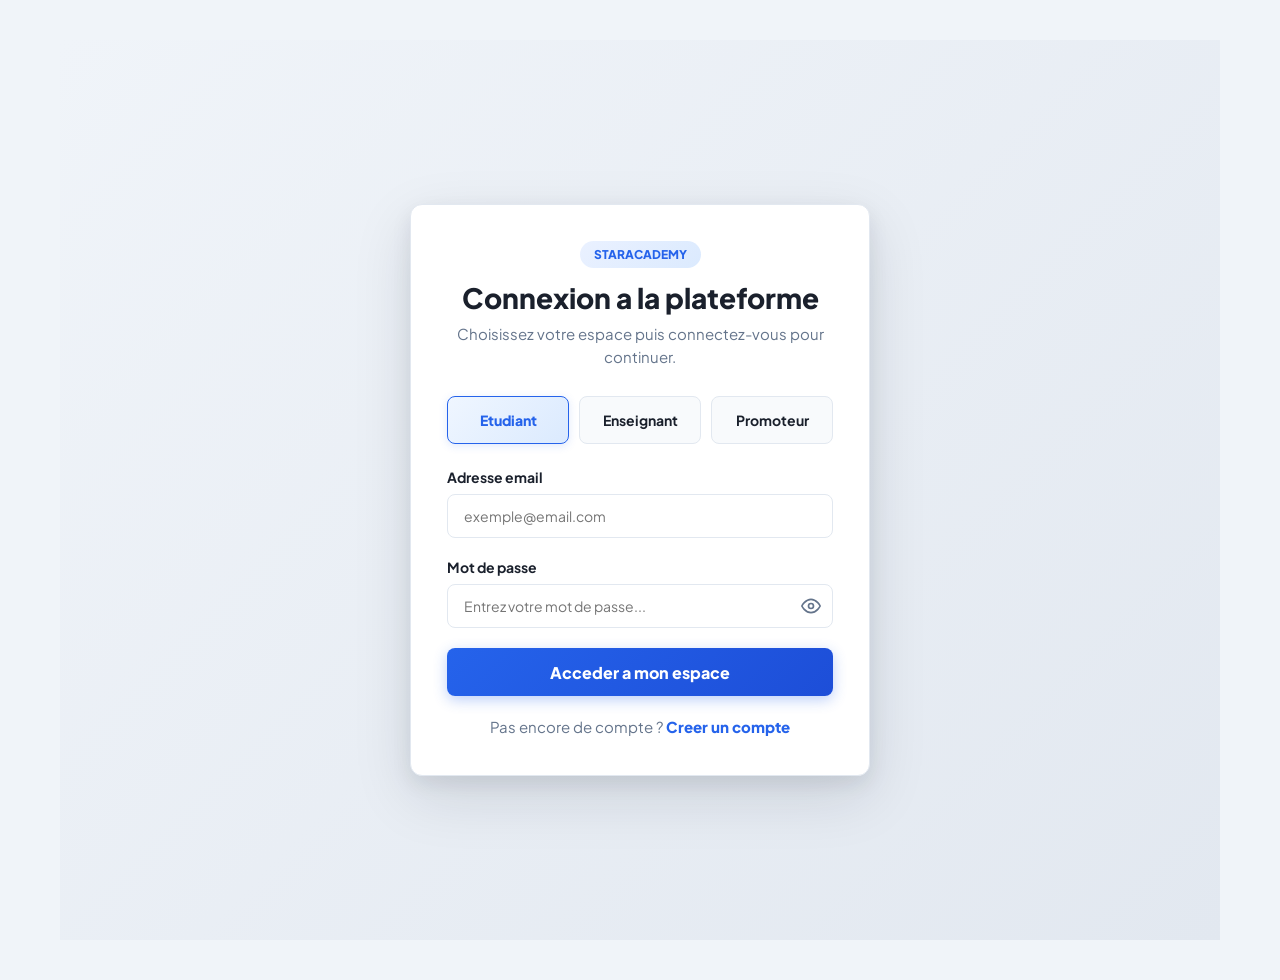
<file: index.html>
<!DOCTYPE html>
<html lang="fr">

<head>
    <meta charset="UTF-8">
    <meta name="viewport" content="width=device-width, initial-scale=1.0">
    <link
        href="https://fonts.googleapis.com/css2?family=Space+Mono:wght@400;700&family=Plus+Jakarta+Sans:wght@300;400;500;600;700&display=swap"
        rel="stylesheet">
    <link rel="stylesheet" href="css/styles.css?v=2.0">
    <link rel="stylesheet" href="css/connexion.css?v=2.0">
    <link rel="stylesheet" href="css/dashboard.css?v=2.0">
    <link rel="stylesheet" href="css/catalogue.css?v=2.0">
    <link rel="stylesheet" href="css/visionneuse.css?v=2.0">
    <link rel="stylesheet" href="css/quiz.css?v=2.0">
    <link rel="stylesheet" href="css/certificat.css?v=2.0">
    <link rel="stylesheet" href="css/enseignant-dashboard.css?v=2.0">
    <link rel="stylesheet" href="css/enseignant-cours.css?v=2.0">
    <link rel="stylesheet" href="css/enseignant-lecon.css?v=2.0">
    <link rel="stylesheet" href="css/enseignant-evaluation.css?v=2.0">
    <title>STARACADEMY</title>
</head>

<body>
    <div class="conteneur-application">
        <aside id="barre-laterale" class="masquee">
            <div id="logo-plateforme">
                <div id="logo-icone">
                    <svg width="28" height="28" viewBox="0 0 56 56" fill="none" xmlns="http://www.w3.org/2000/svg">
                        <circle cx="28" cy="28" r="6" stroke="#00ffc8" stroke-width="1.5" />
                        <path d="M28 22V8M28 48V34M22 28H8M48 28H34" stroke="#00ffc8" stroke-width="1.5"
                            stroke-linecap="round" />
                        <path d="M22 22L14 14M34 34L42 42M34 22L42 14M22 34L14 42" stroke="#00ffc8" stroke-width="1"
                            stroke-linecap="round" opacity="0.5" />
                        <circle cx="28" cy="8" r="2" fill="#00ffc8" />
                        <circle cx="28" cy="48" r="2" fill="#00ffc8" />
                        <circle cx="8" cy="28" r="2" fill="#00ffc8" />
                        <circle cx="48" cy="28" r="2" fill="#00ffc8" />
                    </svg>
                </div>
                <span id="logo-texte">STARACADEMY</span>
            </div>
            <nav id="menu-navigation">
                <p class="titre-menu" data-role-menu="etudiant">Espace etudiant</p>
                <a href="#dashboard" class="nav-link active" id="dashboard-link" data-role-menu="etudiant">Tableau de
                    bord</a>
                <a href="#catalogue" class="nav-link" id="catalogue-link" data-role-menu="etudiant">Catalogue des
                    cours</a>
                <a href="#certificats" class="nav-link" id="certificats-link" data-role-menu="etudiant">Mes
                    Certificats</a>
                <p class="titre-menu" data-role-menu="enseignant">Espace enseignant</p>
                <a href="#enseignant-dashboard" class="nav-link" id="enseignant-dashboard-link"
                    data-role-menu="enseignant">Tableau de bord</a>
                <a href="#enseignant-cours" class="nav-link" id="enseignant-cours-link"
                    data-role-menu="enseignant">Cours</a>
                <a href="#enseignant-chapitres" class="nav-link" id="enseignant-chapitres-link"
                    data-role-menu="enseignant">Chapitres</a>
                <a href="#enseignant-lecon" class="nav-link" id="enseignant-lecon-link"
                    data-role-menu="enseignant">Lecons</a>
                <a href="#enseignant-evaluation" class="nav-link" id="enseignant-evaluation-link"
                    data-role-menu="enseignant">Evaluations</a>
                <p class="titre-menu" data-role-menu="promoteur">Espace promoteur</p>
                <a href="#promoteur-modules" class="nav-link" id="promoteur-modules-link"
                    data-role-menu="promoteur">Modules</a>
            </nav>
            <div id="user-zone">
                <span id="user-connected">Etudiant</span>
                <button id="deconnexion-btn" type="button">Deconnexion</button>
            </div>
        </aside>
        <main id="zone-contenu"></main>
    </div>
    <!-- Ordre important : core.js en premier (definit les fonctions globales) -->
    <script src="js/modules/core.js"></script>
    <script src="js/modules/auth.js"></script>
    <script src="js/modules/dashboard.js"></script>
    <script src="js/modules/catalogue.js"></script>
    <script src="js/modules/visionneuse.js"></script>
    <script src="js/modules/quiz.js"></script>
    <script src="js/modules/examen-final.js"></script>
    <script src="js/modules/certificat.js"></script>
    <script src="js/modules/enseignant-dashboard.js"></script>
    <script src="js/modules/enseignant-cours.js"></script>
    <script src="js/modules/enseignant-chapitres.js"></script>
    <script src="js/modules/enseignant-lecon.js"></script>
    <script src="js/modules/enseignant-evaluation.js"></script>
    <script src="js/modules/promoteur-modules.js"></script>
</body>

</html>
</file>
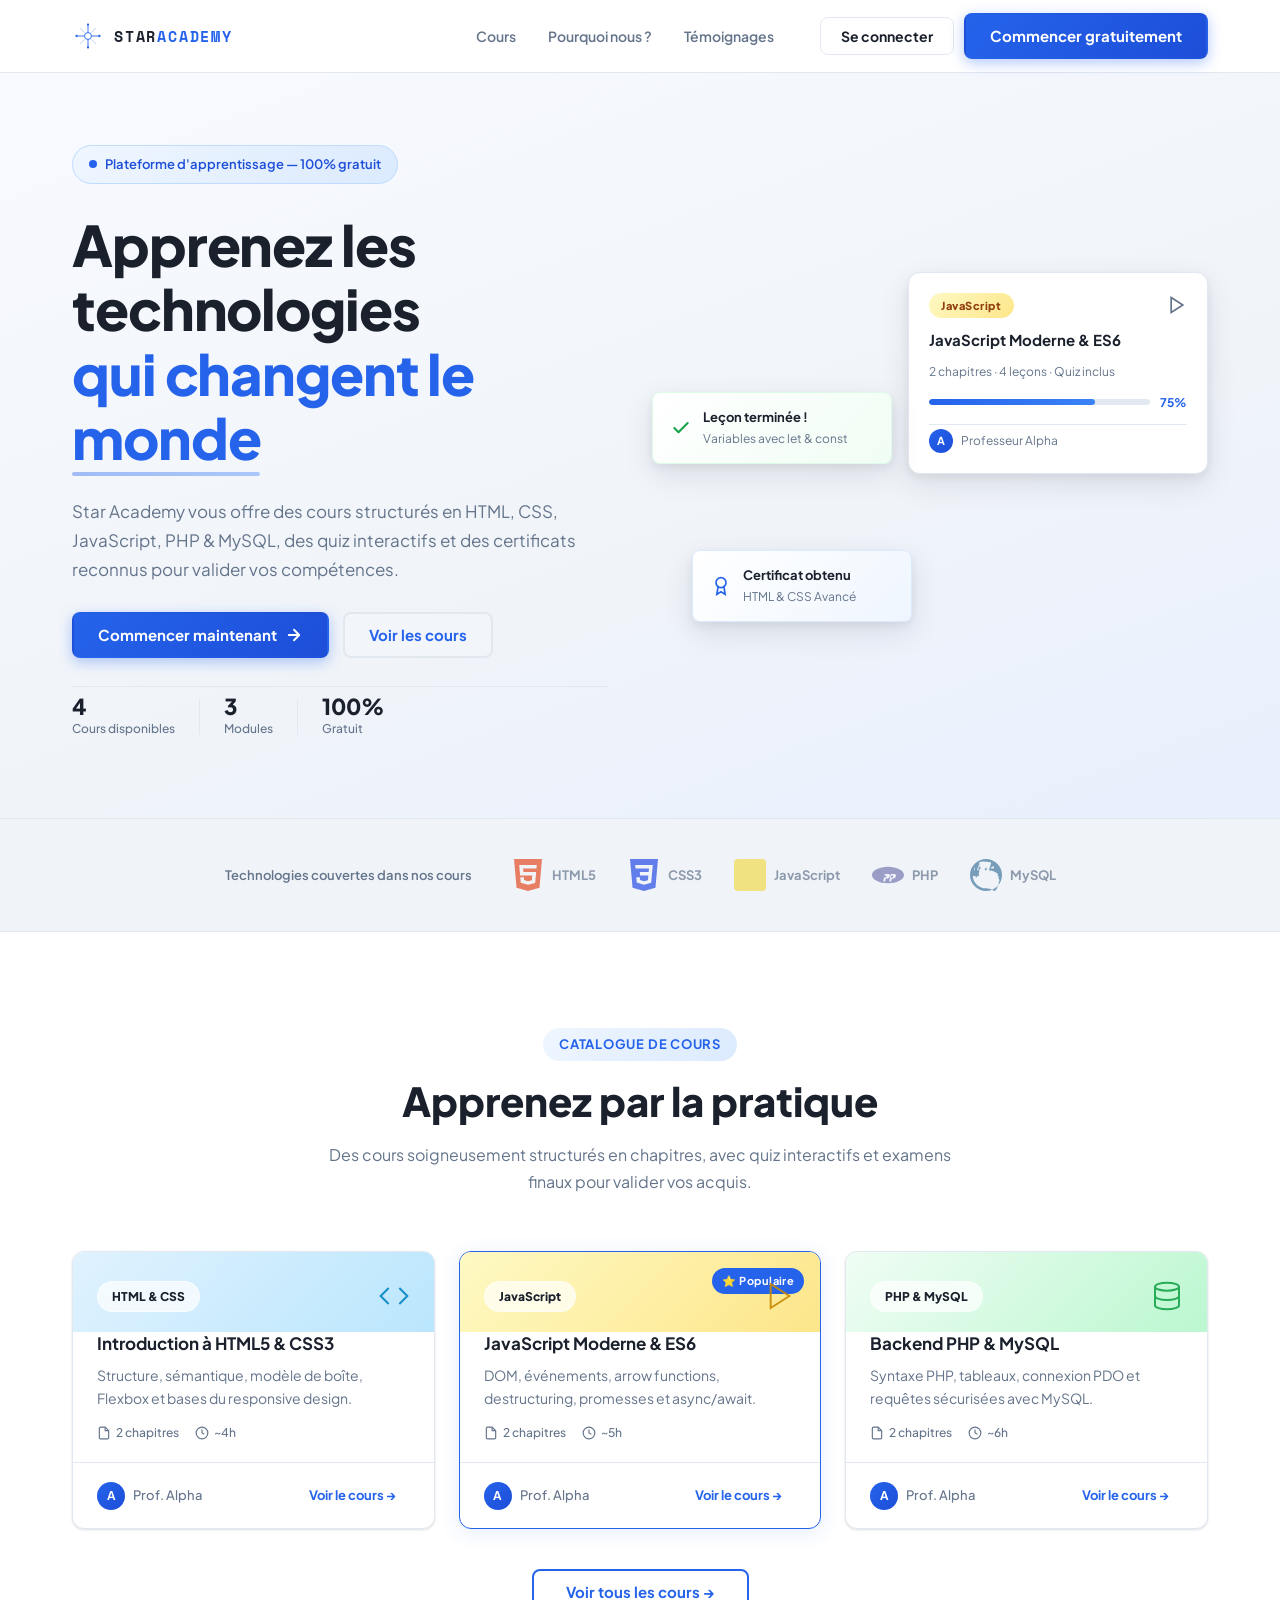
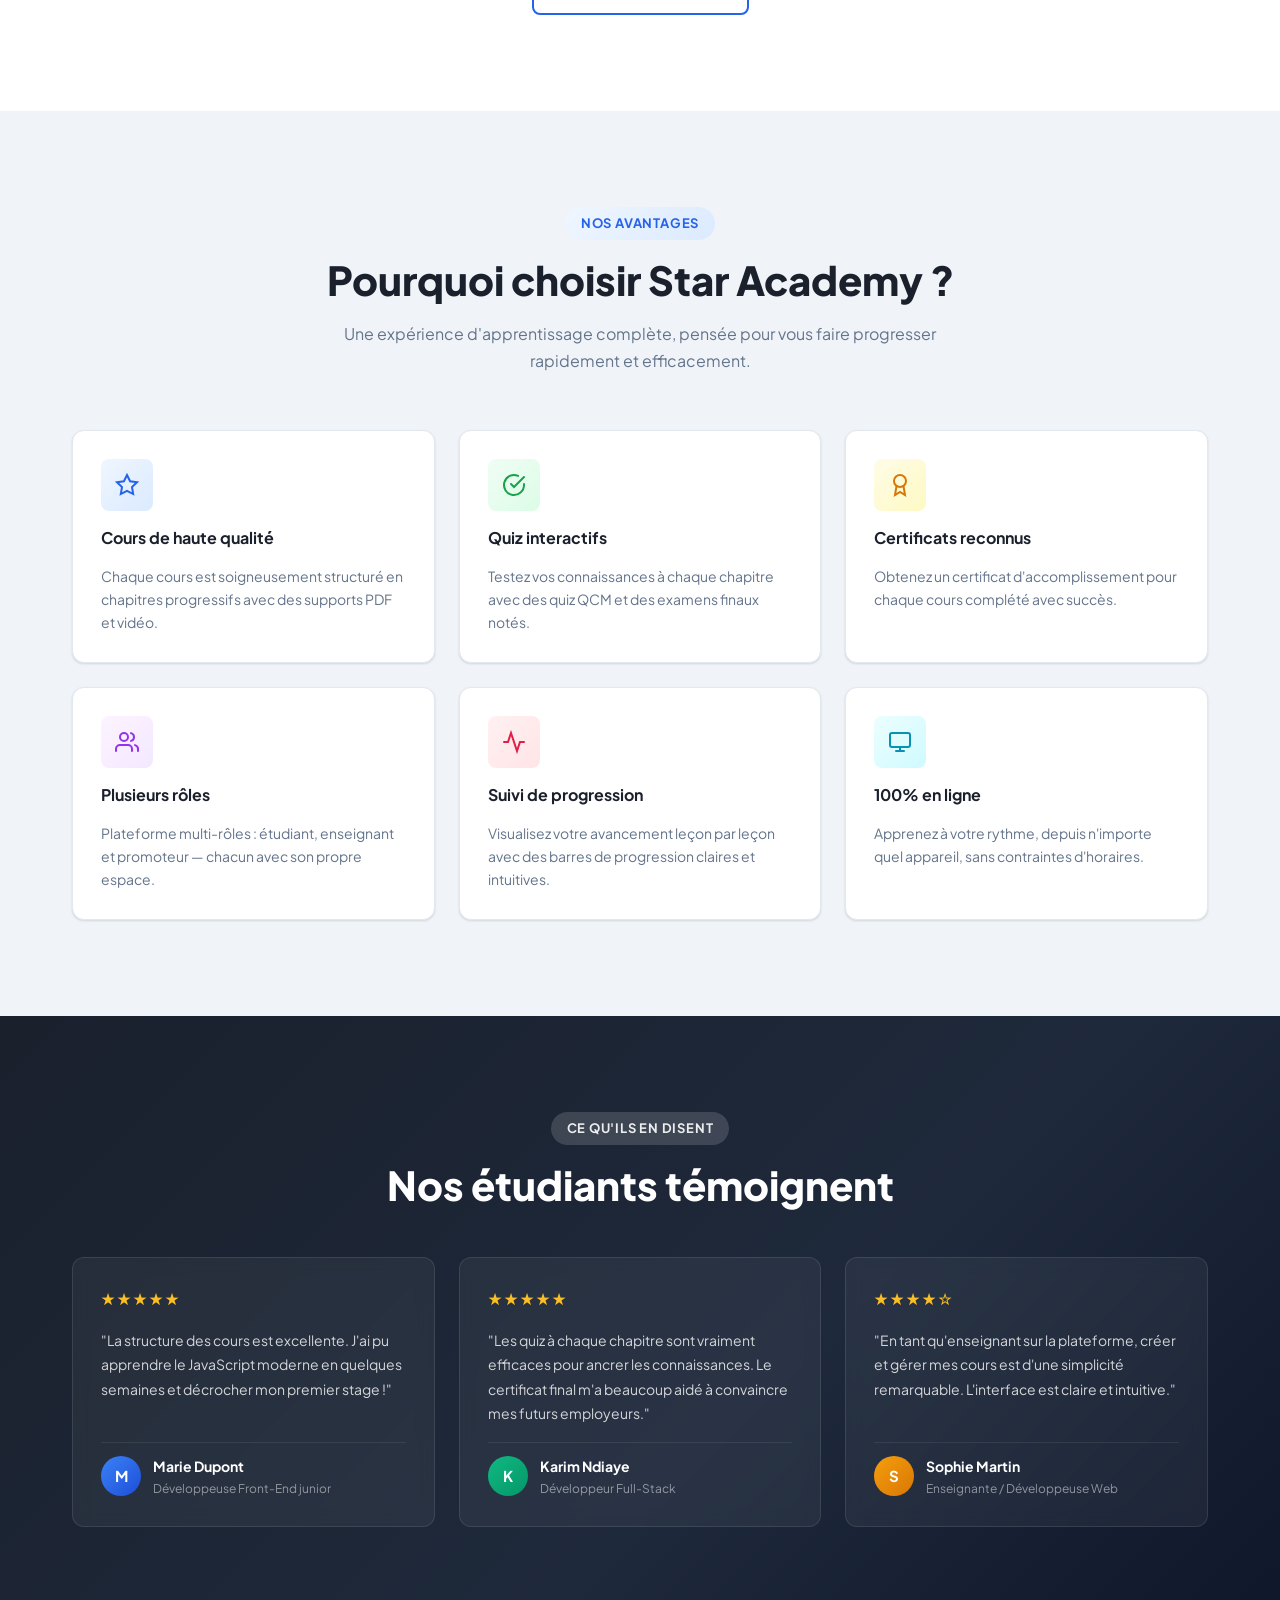
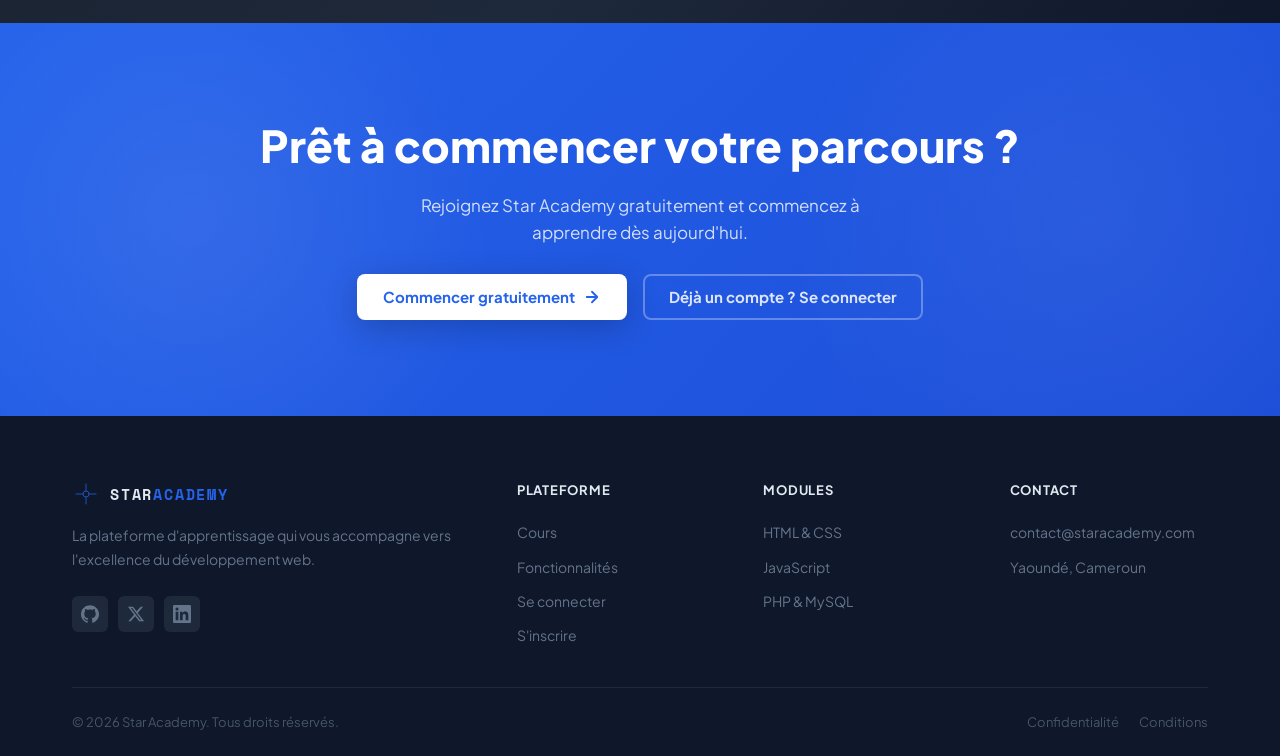
<file: views/landing.html>
<!DOCTYPE html>
<html lang="fr">

<head>
    <meta charset="UTF-8">
    <meta name="viewport" content="width=device-width, initial-scale=1.0">
    <meta name="description"
        content="Star Academy — La plateforme d'apprentissage en ligne qui vous permet de maîtriser le développement web, les bases de données et la programmation moderne.">
    <title>Star Academy — Apprenez. Progressez. Certifiez-vous.</title>
    <link
        href="https://fonts.googleapis.com/css2?family=Space+Mono:wght@400;700&family=Plus+Jakarta+Sans:wght@300;400;500;600;700;800&display=swap"
        rel="stylesheet">
    <link rel="stylesheet" href="../css/landing.css">
</head>

<body class="landing-page">

    <!-- ===================== NAVBAR ===================== -->
    <header class="landing-header" id="landing-header">
        <nav class="landing-nav">
            <a href="#" class="landing-logo" id="nav-logo">
                <svg class="logo-icon" width="32" height="32" viewBox="0 0 56 56" fill="none"
                    xmlns="http://www.w3.org/2000/svg">
                    <circle cx="28" cy="28" r="6" stroke="#2563eb" stroke-width="1.5" />
                    <path d="M28 22V8M28 48V34M22 28H8M48 28H34" stroke="#2563eb" stroke-width="1.5"
                        stroke-linecap="round" />
                    <path d="M22 22L14 14M34 34L42 42M34 22L42 14M22 34L14 42" stroke="#2563eb" stroke-width="1"
                        stroke-linecap="round" opacity="0.5" />
                    <circle cx="28" cy="8" r="2" fill="#2563eb" />
                    <circle cx="28" cy="48" r="2" fill="#2563eb" />
                    <circle cx="8" cy="28" r="2" fill="#2563eb" />
                    <circle cx="48" cy="28" r="2" fill="#2563eb" />
                </svg>
                <span class="logo-text">STAR<span class="logo-accent">ACADEMY</span></span>
            </a>

            <ul class="nav-links" id="nav-links">
                <li><a href="#courses-section" id="nav-courses">Cours</a></li>
                <li><a href="#why-section" id="nav-why">Pourquoi nous ?</a></li>
                <li><a href="#testimonials-section" id="nav-testimonials">Témoignages</a></li>
            </ul>

            <div class="nav-cta">
                <a href="../index.html" class="btn-landing btn-ghost-nav" id="nav-login">Se connecter</a>
                <a href="../index.html" class="btn-landing btn-primary-nav" id="nav-register">Commencer gratuitement</a>
            </div>

            <button class="nav-mobile-toggle" id="nav-toggle" aria-label="Menu" aria-expanded="false">
                <span></span>
                <span></span>
                <span></span>
            </button>
        </nav>
    </header>

    <main>
        <!-- ===================== HERO ===================== -->
        <section class="hero-section" id="hero-section">
            <div class="hero-container">
                <div class="hero-content">
                    <div class="hero-badge">
                        <span class="badge-dot"></span>
                        Plateforme d'apprentissage &mdash; 100% gratuit
                    </div>
                    <h1 class="hero-title">
                        Apprenez les technologies<br>
                        <span class="hero-highlight">qui changent le monde</span>
                    </h1>
                    <p class="hero-description">
                        Star Academy vous offre des cours structurés en HTML, CSS, JavaScript, PHP & MySQL, des quiz
                        interactifs et des certificats reconnus pour valider vos compétences.
                    </p>
                    <div class="hero-actions">
                        <a href="../index.html" class="btn-landing btn-primary-hero" id="hero-cta-primary">
                            Commencer maintenant
                            <svg width="18" height="18" viewBox="0 0 24 24" fill="none" stroke="currentColor"
                                stroke-width="2.5" stroke-linecap="round" stroke-linejoin="round">
                                <path d="M5 12h14M12 5l7 7-7 7" />
                            </svg>
                        </a>
                        <a href="#courses-section" class="btn-landing btn-ghost-hero" id="hero-cta-secondary">
                            Voir les cours
                        </a>
                    </div>
                    <div class="hero-stats">
                        <div class="stat-item">
                            <strong id="stat-courses">4</strong>
                            <span>Cours disponibles</span>
                        </div>
                        <div class="stat-divider"></div>
                        <div class="stat-item">
                            <strong id="stat-modules">3</strong>
                            <span>Modules</span>
                        </div>
                        <div class="stat-divider"></div>
                        <div class="stat-item">
                            <strong id="stat-students">100%</strong>
                            <span>Gratuit</span>
                        </div>
                    </div>
                </div>

                <div class="hero-visual" aria-hidden="true">
                    <div class="hero-card hero-card-main">
                        <div class="hcard-header">
                            <div class="hcard-badge">JavaScript</div>
                            <svg class="hcard-icon" width="20" height="20" viewBox="0 0 24 24" fill="none"
                                stroke="currentColor" stroke-width="2" stroke-linecap="round">
                                <polygon points="5 3 19 12 5 21 5 3" />
                            </svg>
                        </div>
                        <h3 class="hcard-title">JavaScript Moderne &amp; ES6</h3>
                        <p class="hcard-sub">2 chapitres · 4 leçons · Quiz inclus</p>
                        <div class="hcard-progress">
                            <div class="hcard-bar"><div class="hcard-fill" style="width: 75%"></div></div>
                            <span>75%</span>
                        </div>
                        <div class="hcard-instructor">
                            <div class="hcard-avatar">A</div>
                            <span>Professeur Alpha</span>
                        </div>
                    </div>

                    <div class="hero-card hero-card-mini hero-card-mini-1">
                        <svg width="20" height="20" viewBox="0 0 24 24" fill="none" stroke="#16a34a" stroke-width="2.5"
                            stroke-linecap="round" stroke-linejoin="round">
                            <polyline points="20 6 9 17 4 12" />
                        </svg>
                        <div>
                            <strong>Leçon terminée !</strong>
                            <span>Variables avec let &amp; const</span>
                        </div>
                    </div>

                    <div class="hero-card hero-card-mini hero-card-mini-2">
                        <svg width="20" height="20" viewBox="0 0 24 24" fill="none" stroke="#2563eb" stroke-width="2"
                            stroke-linecap="round">
                            <circle cx="12" cy="8" r="6" /><path d="M15.477 12.89L17 22l-5-3-5 3 1.523-9.11" />
                        </svg>
                        <div>
                            <strong>Certificat obtenu</strong>
                            <span>HTML &amp; CSS Avancé</span>
                        </div>
                    </div>

                    <div class="hero-bg-blob" aria-hidden="true"></div>
                </div>
            </div>
        </section>

        <!-- ===================== LOGOS (partenaires fictifs) ===================== -->
        <section class="logos-section" aria-label="Technologies couvertes">
            <div class="logos-container">
                <p class="logos-label">Technologies couvertes dans nos cours</p>
                <div class="logos-track">
                    <div class="logo-item">
                        <svg viewBox="0 0 24 24" width="32" height="32" fill="#e44d26" aria-label="HTML5"><path d="M1.5 0h21l-1.91 21.563L11.977 24l-8.564-2.438L1.5 0zm7.031 9.75l-.232-2.718 10.059.003.23-2.622L5.412 4.41l.698 8.01h9.126l-.326 3.426-2.91.804-2.955-.81-.188-2.11H6.248l.33 4.171L12 19.351l5.379-1.443.744-8.157H8.531z" /></svg>
                        <span>HTML5</span>
                    </div>
                    <div class="logo-item">
                        <svg viewBox="0 0 24 24" width="32" height="32" fill="#264de4" aria-label="CSS3"><path d="M1.5 0h21l-1.91 21.563L11.977 24l-8.565-2.438L1.5 0zm17.09 4.413L5.41 4.41l.213 2.622 10.125.002-.255 2.716h-6.64l.24 2.573h6.182l-.366 3.523-2.91.804-2.956-.81-.188-2.11h-2.61l.29 3.855L12 19.288l5.373-1.53L18.59 4.414z" /></svg>
                        <span>CSS3</span>
                    </div>
                    <div class="logo-item">
                        <svg viewBox="0 0 24 24" width="32" height="32" fill="#f0db4f" aria-label="JavaScript"><rect width="24" height="24" rx="3" fill="#f0db4f"/><path d="M6.625 15.656c.305.574.894.957 1.633.957.765 0 1.25-.374 1.25-.918 0-.637-.5-.863-1.34-1.234l-.46-.196c-1.328-.562-2.21-1.27-2.21-2.765 0-1.375 1.047-2.422 2.683-2.422 1.165 0 2.0.407 2.6 1.47l-1.422.914c-.313-.562-.652-.782-1.18-.782-.536 0-.878.343-.878.782 0 .547.342.77 1.133 1.117l.46.196c1.563.668 2.445 1.352 2.445 2.883 0 1.652-1.3 2.555-3.04 2.555-1.703 0-2.804-.809-3.34-1.867l1.464-.89zm7.094.078c.22.391.422.723 1.007.723.516 0 .844-.203.844-.992v-5.375h1.82v5.398c0 1.633-.957 2.375-2.355 2.375-1.265 0-1.997-.656-2.371-1.446l1.055-.683z"/></svg>
                        <span>JavaScript</span>
                    </div>
                    <div class="logo-item">
                        <svg viewBox="0 0 24 24" width="32" height="32" fill="#777bb3" aria-label="PHP"><path d="M12 5.793C5.373 5.793 0 8.524 0 12s5.373 6.207 12 6.207S24 15.476 24 12c0-3.476-5.373-6.207-12-6.207zm-1.738 9.012l-.424 2.098H8.38l1.14-5.717h2.5c.87 0 1.447.425 1.447 1.16 0 1.073-.857 2.459-3.205 2.459zm4.524 0l-.423 2.098h-1.458l1.14-5.717h2.5c.87 0 1.447.425 1.447 1.16 0 1.073-.857 2.459-3.206 2.459zm-5.168-.852c.755 0 1.19-.538 1.19-1.09 0-.36-.208-.57-.594-.57h-.917l-.424 1.66h.745zm5.168 0c.755 0 1.19-.538 1.19-1.09 0-.36-.208-.57-.594-.57h-.917l-.424 1.66h.745z"/></svg>
                        <span>PHP</span>
                    </div>
                    <div class="logo-item">
                        <svg viewBox="0 0 24 24" width="32" height="32" aria-label="MySQL"><path d="M16.405 5.501c-.115 0-.193.014-.274.033v.013h.014c.054.104.146.19.256.333l.01.014c.09-.04.154-.116.154-.231 0-.013 0-.022-.001-.032-.01-.073-.04-.123-.159-.13zM12 0a12 12 0 00-12 12 12 12 0 0012 12 12 12 0 0012-12A12 12 0 0012 0zm5.16 5.47c.264 0 .452.05.583.17.13.12.205.296.25.534l.01.067c.02.118.03.215.03.303 0 .35-.128.552-.386.552-.124 0-.222-.039-.3-.117l-.017-.018c-.156.226-.43.335-.83.335-.2 0-.36-.05-.485-.15-.126-.1-.188-.25-.188-.444 0-.213.083-.374.25-.48a.979.979 0 01.534-.152c.27 0 .46.055.573.163l.007.007.027-.097c.035-.13.055-.228.055-.3 0-.08-.018-.14-.055-.178a.234.234 0 00-.17-.057.43.43 0 00-.24.065c-.056.037-.092.09-.108.164l-.362.027c.039-.202.14-.36.3-.476.163-.116.37-.174.62-.174zm-10.46.023c.394 0 .7.103.923.31.22.207.33.493.33.858 0 .365-.11.651-.33.858-.222.207-.529.31-.923.31s-.7-.103-.922-.31a1.068 1.068 0 01-.33-.858c0-.365.11-.651.33-.858.221-.207.528-.31.922-.31zm-2.85.083h.493l.735 2.12.727-2.12h.492l-1.01 2.825H5.44L4.85 5.576zm10.745.84l.006.002.31 1.155h-.64l.324-1.157zm-7.863.133h.457v1.775h-.457V6.549zm5.485.027c.2 0 .36.05.487.15.124.1.185.23.185.4 0 .07-.006.14-.018.22L12.48 8.35h-.38l.012-.046c-.14.112-.303.168-.492.168a.62.62 0 01-.447-.162.556.556 0 01-.162-.415c0-.18.06-.321.178-.421.118-.1.28-.15.494-.15.13 0 .24.022.333.065l.013-.047c.028-.1.028-.172.028-.21 0-.1-.03-.17-.09-.21a.382.382 0 00-.24-.067.49.49 0 00-.288.08c-.068.046-.11.11-.127.197l-.35.03c.04-.183.13-.326.268-.432.14-.104.318-.157.533-.157zm-.003.54a.375.375 0 00-.25.078.26.26 0 00-.09.203c0 .078.024.14.073.184a.283.283 0 00.195.065.418.418 0 00.27-.094.316.316 0 00.108-.185l.018-.07v-.01c-.067-.113-.183-.17-.324-.17zM6.7 6.548c.157 0 .28.043.372.129.09.085.136.204.136.354a.48.48 0 01-.017.13l-.428 1.186H6.39l.015-.054c-.135.107-.293.16-.475.16a.598.598 0 01-.432-.156.541.541 0 01-.156-.402c0-.174.056-.31.17-.407.116-.097.275-.146.482-.146.127 0 .235.02.324.063l.012-.046c.027-.095.027-.166.027-.202 0-.096-.028-.162-.087-.202a.37.37 0 00-.233-.063.469.469 0 00-.278.076c-.065.045-.107.108-.122.19l-.34.028c.04-.178.126-.317.26-.418.136-.1.307-.15.515-.15zm-3.576.027h.457v1.776H3.124V6.575zm-.29.001l-.002.005.002-.005zm3.576.482a.35.35 0 00-.238.076.25.25 0 00-.09.197c0 .076.024.136.07.177a.27.27 0 00.188.063.403.403 0 00.261-.09.3.3 0 00.105-.18l.017-.066v-.01c-.065-.11-.177-.167-.313-.167zm7.867 1.58a9.46 9.46 0 017.05 3.154.303.303 0 00-.062.013c-.33.091-.602.252-.613.56-.005.146.04.272.137.375.093.1.236.174.404.23l.205.067.108.036c.093.034.154.076.2.133.07.088.06.22-.008.347a6.58 6.58 0 01-.087.14 10.8 10.8 0 01-.293.42l-.038.05.022.024c.47.53.74 1.2.74 1.925 0 .755-.283 1.45-.784 1.988l-.027.028.024.025a8.77 8.77 0 01.393.45l.038.047c.075.098.113.198.113.3 0 .12-.048.225-.14.314-.093.09-.223.166-.387.234l-.11.042c-.14.052-.277.098-.437.15l-.118.04-.086.032.004.015c.066.238.1.488.1.745 0 1.53-.885 2.85-2.174 3.493l-.074.036.037.069A10.007 10.007 0 0012 22a10 10 0 01-9.98-9.38c.055-.009.112-.014.17-.014.32 0 .584.14.716.39l.027.054.04-.05c.107-.135.24-.226.4-.27a.844.844 0 01.42-.026c.11.022.21.07.297.143.087.073.16.17.213.296a.57.57 0 01.048.22c0 .097-.024.19-.068.28l-.084.168.186-.023c.52-.064.944-.248 1.085-.685.073-.224.053-.46-.057-.678l-.057-.113.12.026c.375.08.67.31.79.636l.026.076.06-.057c.145-.136.263-.288.35-.466.22-.455.21-.99-.023-1.443-.08-.152-.18-.292-.3-.416l-.054-.056.067-.038c.258-.15.455-.38.57-.65a1.44 1.44 0 00.083-.57c-.017-.345-.14-.638-.35-.855-.09-.1-.198-.18-.32-.242l-.07-.036.065-.046a2.023 2.023 0 00.575-.67c.12-.248.18-.525.18-.81 0-.305-.065-.59-.19-.845a1.9 1.9 0 00-.558-.67l-.082-.063.087-.05c.287-.166.51-.41.642-.71a1.71 1.71 0 00.123-.66 1.68 1.68 0 00-.135-.663 1.75 1.75 0 00-.405-.573l.006-.007A9.95 9.95 0 0112 2a9.96 9.96 0 013.877.636z" fill="#4479A1"/></svg>
                        <span>MySQL</span>
                    </div>
                </div>
            </div>
        </section>

        <!-- ===================== COURSES PREVIEW ===================== -->
        <section class="courses-section" id="courses-section">
            <div class="section-container">
                <div class="section-header">
                    <p class="section-eyebrow">Catalogue de cours</p>
                    <h2 class="section-title">Apprenez par la pratique</h2>
                    <p class="section-subtitle">Des cours soigneusement structurés en chapitres, avec quiz interactifs
                        et examens finaux pour valider vos acquis.</p>
                </div>

                <div class="courses-grid" id="courses-grid">
                    <!-- Carte 1 -->
                    <article class="course-card" id="course-card-1">
                        <div class="course-card-header" style="background: linear-gradient(135deg, #e0f2fe, #bae6fd);">
                            <div class="course-card-module">HTML &amp; CSS</div>
                            <svg class="course-card-icon" width="32" height="32" viewBox="0 0 24 24" fill="none"
                                stroke="#0284c7" stroke-width="1.5">
                                <polyline points="16 18 22 12 16 6" />
                                <polyline points="8 6 2 12 8 18" />
                            </svg>
                        </div>
                        <div class="course-card-body">
                            <h3 class="course-card-title">Introduction à HTML5 &amp; CSS3</h3>
                            <p class="course-card-desc">Structure, sémantique, modèle de boîte, Flexbox et bases du
                                responsive design.</p>
                            <div class="course-card-meta">
                                <span class="course-meta-item">
                                    <svg width="14" height="14" viewBox="0 0 24 24" fill="none" stroke="currentColor"
                                        stroke-width="2"><path d="M14 2H6a2 2 0 00-2 2v16a2 2 0 002 2h12a2 2 0 002-2V8z" /><polyline points="14 2 14 8 20 8" /></svg>
                                    2 chapitres
                                </span>
                                <span class="course-meta-item">
                                    <svg width="14" height="14" viewBox="0 0 24 24" fill="none" stroke="currentColor"
                                        stroke-width="2"><circle cx="12" cy="12" r="10" /><polyline points="12 6 12 12 16 14" /></svg>
                                    ~4h
                                </span>
                            </div>
                        </div>
                        <div class="course-card-footer">
                            <div class="course-instructor">
                                <div class="instructor-avatar">A</div>
                                <span>Prof. Alpha</span>
                            </div>
                            <a href="../index.html" class="course-card-btn" id="course-btn-1">Voir le cours →</a>
                        </div>
                    </article>

                    <!-- Carte 2 -->
                    <article class="course-card featured" id="course-card-2">
                        <div class="featured-badge">⭐ Populaire</div>
                        <div class="course-card-header"
                            style="background: linear-gradient(135deg, #fef9c3, #fde68a);">
                            <div class="course-card-module">JavaScript</div>
                            <svg class="course-card-icon" width="32" height="32" viewBox="0 0 24 24" fill="none"
                                stroke="#ca8a04" stroke-width="1.5">
                                <polygon points="5 3 19 12 5 21 5 3" />
                            </svg>
                        </div>
                        <div class="course-card-body">
                            <h3 class="course-card-title">JavaScript Moderne &amp; ES6</h3>
                            <p class="course-card-desc">DOM, événements, arrow functions, destructuring, promesses et
                                async/await.</p>
                            <div class="course-card-meta">
                                <span class="course-meta-item">
                                    <svg width="14" height="14" viewBox="0 0 24 24" fill="none" stroke="currentColor"
                                        stroke-width="2"><path d="M14 2H6a2 2 0 00-2 2v16a2 2 0 002 2h12a2 2 0 002-2V8z" /><polyline points="14 2 14 8 20 8" /></svg>
                                    2 chapitres
                                </span>
                                <span class="course-meta-item">
                                    <svg width="14" height="14" viewBox="0 0 24 24" fill="none" stroke="currentColor"
                                        stroke-width="2"><circle cx="12" cy="12" r="10" /><polyline points="12 6 12 12 16 14" /></svg>
                                    ~5h
                                </span>
                            </div>
                        </div>
                        <div class="course-card-footer">
                            <div class="course-instructor">
                                <div class="instructor-avatar">A</div>
                                <span>Prof. Alpha</span>
                            </div>
                            <a href="../index.html" class="course-card-btn" id="course-btn-2">Voir le cours →</a>
                        </div>
                    </article>

                    <!-- Carte 3 -->
                    <article class="course-card" id="course-card-3">
                        <div class="course-card-header" style="background: linear-gradient(135deg, #f0fdf4, #bbf7d0);">
                            <div class="course-card-module">PHP &amp; MySQL</div>
                            <svg class="course-card-icon" width="32" height="32" viewBox="0 0 24 24" fill="none"
                                stroke="#16a34a" stroke-width="1.5">
                                <ellipse cx="12" cy="5" rx="9" ry="3" />
                                <path d="M21 12c0 1.66-4 3-9 3s-9-1.34-9-3" />
                                <path d="M3 5v14c0 1.66 4 3 9 3s9-1.34 9-3V5" />
                            </svg>
                        </div>
                        <div class="course-card-body">
                            <h3 class="course-card-title">Backend PHP &amp; MySQL</h3>
                            <p class="course-card-desc">Syntaxe PHP, tableaux, connexion PDO et requêtes sécurisées
                                avec MySQL.</p>
                            <div class="course-card-meta">
                                <span class="course-meta-item">
                                    <svg width="14" height="14" viewBox="0 0 24 24" fill="none" stroke="currentColor"
                                        stroke-width="2"><path d="M14 2H6a2 2 0 00-2 2v16a2 2 0 002 2h12a2 2 0 002-2V8z" /><polyline points="14 2 14 8 20 8" /></svg>
                                    2 chapitres
                                </span>
                                <span class="course-meta-item">
                                    <svg width="14" height="14" viewBox="0 0 24 24" fill="none" stroke="currentColor"
                                        stroke-width="2"><circle cx="12" cy="12" r="10" /><polyline points="12 6 12 12 16 14" /></svg>
                                    ~6h
                                </span>
                            </div>
                        </div>
                        <div class="course-card-footer">
                            <div class="course-instructor">
                                <div class="instructor-avatar">A</div>
                                <span>Prof. Alpha</span>
                            </div>
                            <a href="../index.html" class="course-card-btn" id="course-btn-3">Voir le cours →</a>
                        </div>
                    </article>
                </div>

                <div class="courses-cta">
                    <a href="../index.html" class="btn-landing btn-outline-courses" id="all-courses-btn">Voir tous les
                        cours &rarr;</a>
                </div>
            </div>
        </section>

        <!-- ===================== WHY US ===================== -->
        <section class="why-section" id="why-section">
            <div class="section-container">
                <div class="section-header">
                    <p class="section-eyebrow">Nos avantages</p>
                    <h2 class="section-title">Pourquoi choisir Star Academy ?</h2>
                    <p class="section-subtitle">Une expérience d'apprentissage complète, pensée pour vous faire
                        progresser rapidement et efficacement.</p>
                </div>

                <div class="why-grid">
                    <div class="why-card" id="why-1">
                        <div class="why-icon" style="background: linear-gradient(135deg, #eff6ff, #dbeafe); color: #2563eb;">
                            <svg width="24" height="24" viewBox="0 0 24 24" fill="none" stroke="currentColor"
                                stroke-width="2" stroke-linecap="round"><path d="M12 2l3.09 6.26L22 9.27l-5 4.87 1.18 6.88L12 17.77l-6.18 3.25L7 14.14 2 9.27l6.91-1.01L12 2z" /></svg>
                        </div>
                        <h3 class="why-title">Cours de haute qualité</h3>
                        <p class="why-desc">Chaque cours est soigneusement structuré en chapitres progressifs avec des
                            supports PDF et vidéo.</p>
                    </div>

                    <div class="why-card" id="why-2">
                        <div class="why-icon" style="background: linear-gradient(135deg, #f0fdf4, #dcfce7); color: #16a34a;">
                            <svg width="24" height="24" viewBox="0 0 24 24" fill="none" stroke="currentColor"
                                stroke-width="2" stroke-linecap="round"><path d="M22 11.08V12a10 10 0 11-5.93-9.14" /><polyline points="22 4 12 14.01 9 11.01" /></svg>
                        </div>
                        <h3 class="why-title">Quiz interactifs</h3>
                        <p class="why-desc">Testez vos connaissances à chaque chapitre avec des quiz QCM et des examens
                            finaux notés.</p>
                    </div>

                    <div class="why-card" id="why-3">
                        <div class="why-icon" style="background: linear-gradient(135deg, #fefce8, #fef9c3); color: #d97706;">
                            <svg width="24" height="24" viewBox="0 0 24 24" fill="none" stroke="currentColor"
                                stroke-width="2" stroke-linecap="round"><circle cx="12" cy="8" r="6" /><path d="M15.477 12.89L17 22l-5-3-5 3 1.523-9.11" /></svg>
                        </div>
                        <h3 class="why-title">Certificats reconnus</h3>
                        <p class="why-desc">Obtenez un certificat d'accomplissement pour chaque cours complété avec
                            succès.</p>
                    </div>

                    <div class="why-card" id="why-4">
                        <div class="why-icon" style="background: linear-gradient(135deg, #fdf4ff, #f3e8ff); color: #9333ea;">
                            <svg width="24" height="24" viewBox="0 0 24 24" fill="none" stroke="currentColor"
                                stroke-width="2" stroke-linecap="round"><path d="M17 21v-2a4 4 0 00-4-4H5a4 4 0 00-4 4v2" /><circle cx="9" cy="7" r="4" /><path d="M23 21v-2a4 4 0 00-3-3.87" /><path d="M16 3.13a4 4 0 010 7.75" /></svg>
                        </div>
                        <h3 class="why-title">Plusieurs rôles</h3>
                        <p class="why-desc">Plateforme multi-rôles : étudiant, enseignant et promoteur — chacun avec
                            son propre espace.</p>
                    </div>

                    <div class="why-card" id="why-5">
                        <div class="why-icon" style="background: linear-gradient(135deg, #fff1f2, #ffe4e6); color: #e11d48;">
                            <svg width="24" height="24" viewBox="0 0 24 24" fill="none" stroke="currentColor"
                                stroke-width="2" stroke-linecap="round"><polyline points="22 12 18 12 15 21 9 3 6 12 2 12" /></svg>
                        </div>
                        <h3 class="why-title">Suivi de progression</h3>
                        <p class="why-desc">Visualisez votre avancement leçon par leçon avec des barres de progression
                            claires et intuitives.</p>
                    </div>

                    <div class="why-card" id="why-6">
                        <div class="why-icon" style="background: linear-gradient(135deg, #ecfeff, #cffafe); color: #0891b2;">
                            <svg width="24" height="24" viewBox="0 0 24 24" fill="none" stroke="currentColor"
                                stroke-width="2" stroke-linecap="round"><rect x="2" y="3" width="20" height="14" rx="2" /><line x1="8" y1="21" x2="16" y2="21" /><line x1="12" y1="17" x2="12" y2="21" /></svg>
                        </div>
                        <h3 class="why-title">100% en ligne</h3>
                        <p class="why-desc">Apprenez à votre rythme, depuis n'importe quel appareil, sans contraintes
                            d'horaires.</p>
                    </div>
                </div>
            </div>
        </section>

        <!-- ===================== TESTIMONIALS ===================== -->
        <section class="testimonials-section" id="testimonials-section">
            <div class="section-container">
                <div class="section-header">
                    <p class="section-eyebrow section-eyebrow-light">Ce qu'ils en disent</p>
                    <h2 class="section-title section-title-light">Nos étudiants témoignent</h2>
                </div>

                <div class="testimonials-grid">
                    <div class="testimonial-card" id="testimonial-1">
                        <div class="testimonial-stars" aria-label="5 étoiles">★★★★★</div>
                        <blockquote class="testimonial-text">
                            "La structure des cours est excellente. J'ai pu apprendre le JavaScript moderne en quelques
                            semaines et décrocher mon premier stage !"
                        </blockquote>
                        <div class="testimonial-author">
                            <div class="testimonial-avatar" style="background: linear-gradient(135deg, #3b82f6, #1d4ed8);">M</div>
                            <div class="testimonial-info">
                                <strong>Marie Dupont</strong>
                                <span>Développeuse Front-End junior</span>
                            </div>
                        </div>
                    </div>

                    <div class="testimonial-card" id="testimonial-2">
                        <div class="testimonial-stars" aria-label="5 étoiles">★★★★★</div>
                        <blockquote class="testimonial-text">
                            "Les quiz à chaque chapitre sont vraiment efficaces pour ancrer les connaissances. Le
                            certificat final m'a beaucoup aidé à convaincre mes futurs employeurs."
                        </blockquote>
                        <div class="testimonial-author">
                            <div class="testimonial-avatar" style="background: linear-gradient(135deg, #10b981, #059669);">K</div>
                            <div class="testimonial-info">
                                <strong>Karim Ndiaye</strong>
                                <span>Développeur Full-Stack</span>
                            </div>
                        </div>
                    </div>

                    <div class="testimonial-card" id="testimonial-3">
                        <div class="testimonial-stars" aria-label="4 étoiles">★★★★☆</div>
                        <blockquote class="testimonial-text">
                            "En tant qu'enseignant sur la plateforme, créer et gérer mes cours est d'une simplicité
                            remarquable. L'interface est claire et intuitive."
                        </blockquote>
                        <div class="testimonial-author">
                            <div class="testimonial-avatar" style="background: linear-gradient(135deg, #f59e0b, #d97706);">S</div>
                            <div class="testimonial-info">
                                <strong>Sophie Martin</strong>
                                <span>Enseignante / Développeuse Web</span>
                            </div>
                        </div>
                    </div>
                </div>
            </div>
        </section>

        <!-- ===================== CTA FINAL ===================== -->
        <section class="final-cta-section" id="final-cta-section">
            <div class="final-cta-container">
                <div class="final-cta-content">
                    <h2 class="final-cta-title">Prêt à commencer votre parcours ?</h2>
                    <p class="final-cta-subtitle">Rejoignez Star Academy gratuitement et commencez à apprendre dès
                        aujourd'hui.</p>
                    <div class="final-cta-actions">
                        <a href="../index.html" class="btn-landing btn-primary-hero" id="final-cta-btn">
                            Commencer gratuitement
                            <svg width="18" height="18" viewBox="0 0 24 24" fill="none" stroke="currentColor"
                                stroke-width="2.5" stroke-linecap="round" stroke-linejoin="round">
                                <path d="M5 12h14M12 5l7 7-7 7" />
                            </svg>
                        </a>
                        <a href="../index.html" class="btn-landing btn-ghost-final" id="final-login-btn">Déjà un
                            compte ? Se connecter</a>
                    </div>
                </div>
            </div>
        </section>
    </main>

    <!-- ===================== FOOTER ===================== -->
    <footer class="landing-footer" id="landing-footer">
        <div class="footer-container">
            <div class="footer-top">
                <div class="footer-brand">
                    <a href="#" class="landing-logo footer-logo">
                        <svg width="28" height="28" viewBox="0 0 56 56" fill="none">
                            <circle cx="28" cy="28" r="6" stroke="#2563eb" stroke-width="1.5" />
                            <path d="M28 22V8M28 48V34M22 28H8M48 28H34" stroke="#2563eb" stroke-width="1.5"
                                stroke-linecap="round" />
                        </svg>
                        <span class="logo-text">STAR<span class="logo-accent">ACADEMY</span></span>
                    </a>
                    <p class="footer-tagline">La plateforme d'apprentissage qui vous accompagne vers l'excellence du
                        développement web.</p>
                    <div class="footer-socials">
                        <a href="#" class="social-link" id="footer-github" aria-label="GitHub">
                            <svg width="18" height="18" viewBox="0 0 24 24" fill="currentColor"><path d="M12 .297c-6.63 0-12 5.373-12 12 0 5.303 3.438 9.8 8.205 11.385.6.113.82-.258.82-.577 0-.285-.01-1.04-.015-2.04-3.338.724-4.042-1.61-4.042-1.61C4.422 18.07 3.633 17.7 3.633 17.7c-1.087-.744.084-.729.084-.729 1.205.084 1.838 1.236 1.838 1.236 1.07 1.835 2.809 1.305 3.495.998.108-.776.417-1.305.76-1.605-2.665-.3-5.466-1.332-5.466-5.93 0-1.31.465-2.38 1.235-3.22-.135-.303-.54-1.523.105-3.176 0 0 1.005-.322 3.3 1.23.96-.267 1.98-.399 3-.405 1.02.006 2.04.138 3 .405 2.28-1.552 3.285-1.23 3.285-1.23.645 1.653.24 2.873.12 3.176.765.84 1.23 1.91 1.23 3.22 0 4.61-2.805 5.625-5.475 5.92.42.36.81 1.096.81 2.22 0 1.606-.015 2.896-.015 3.286 0 .315.21.69.825.57C20.565 22.092 24 17.592 24 12.297c0-6.627-5.373-12-12-12" /></svg>
                        </a>
                        <a href="#" class="social-link" id="footer-twitter" aria-label="Twitter / X">
                            <svg width="18" height="18" viewBox="0 0 24 24" fill="currentColor"><path d="M18.244 2.25h3.308l-7.227 8.26 8.502 11.24H16.17l-5.214-6.817L4.99 21.75H1.68l7.73-8.835L1.254 2.25H8.08l4.713 6.231zm-1.161 17.52h1.833L7.084 4.126H5.117z" /></svg>
                        </a>
                        <a href="#" class="social-link" id="footer-linkedin" aria-label="LinkedIn">
                            <svg width="18" height="18" viewBox="0 0 24 24" fill="currentColor"><path d="M20.447 20.452h-3.554v-5.569c0-1.328-.027-3.037-1.852-3.037-1.853 0-2.136 1.445-2.136 2.939v5.667H9.351V9h3.414v1.561h.046c.477-.9 1.637-1.85 3.37-1.85 3.601 0 4.267 2.37 4.267 5.455v6.286zM5.337 7.433a2.062 2.062 0 01-2.063-2.065 2.064 2.064 0 112.063 2.065zm1.782 13.019H3.555V9h3.564v11.452zM22.225 0H1.771C.792 0 0 .774 0 1.729v20.542C0 23.227.792 24 1.771 24h20.451C23.2 24 24 23.227 24 22.271V1.729C24 .774 23.2 0 22.222 0h.003z" /></svg>
                        </a>
                    </div>
                </div>

                <div class="footer-links-group">
                    <h4 class="footer-links-title">Plateforme</h4>
                    <ul class="footer-links-list">
                        <li><a href="#courses-section" id="footer-courses">Cours</a></li>
                        <li><a href="#why-section" id="footer-why">Fonctionnalités</a></li>
                        <li><a href="../index.html" id="footer-login">Se connecter</a></li>
                        <li><a href="../index.html" id="footer-register">S'inscrire</a></li>
                    </ul>
                </div>

                <div class="footer-links-group">
                    <h4 class="footer-links-title">Modules</h4>
                    <ul class="footer-links-list">
                        <li><a href="../index.html" id="footer-html">HTML &amp; CSS</a></li>
                        <li><a href="../index.html" id="footer-js">JavaScript</a></li>
                        <li><a href="../index.html" id="footer-php">PHP &amp; MySQL</a></li>
                    </ul>
                </div>

                <div class="footer-links-group">
                    <h4 class="footer-links-title">Contact</h4>
                    <ul class="footer-links-list">
                        <li><a href="mailto:contact@staracademy.com" id="footer-email">contact@staracademy.com</a></li>
                        <li><span class="footer-location">Yaoundé, Cameroun</span></li>
                    </ul>
                </div>
            </div>

            <div class="footer-bottom">
                <p>&copy; <span id="current-year"></span> Star Academy. Tous droits réservés.</p>
                <div class="footer-bottom-links">
                    <a href="#" id="footer-privacy">Confidentialité</a>
                    <a href="#" id="footer-terms">Conditions</a>
                </div>
            </div>
        </div>
    </footer>

    <script src="../js/landing.js"></script>
</body>

</html>
</file>
<file: css/styles.css>
:root {
    --couleur-primaire: #2563eb;
    --couleur-primaire-foncee: #1d4ed8;
    --couleur-secondaire: #0f766e;
    --couleur-fond: #f0f4f9;
    --couleur-surface: #ffffff;
    --couleur-texte: #1a202c;
    --couleur-texte-secondaire: #64748b;
    --couleur-bordure: #e2e8f0;
    --couleur-danger: #dc2626;
    --couleur-succes: #16a34a;
    --couleur-warning: #d97706;
    --couleur-info: #0891b2;
    --ombre-carte: 0 1px 3px rgba(15, 23, 42, 0.08), 0 1px 2px rgba(15, 23, 42, 0.06);
    --ombre-carte-hover: 0 10px 30px rgba(15, 23, 42, 0.1), 0 4px 8px rgba(15, 23, 42, 0.06);
    --ombre-elevee: 0 20px 60px rgba(15, 23, 42, 0.12), 0 8px 20px rgba(15, 23, 42, 0.08);
    --rayon: 12px;
    --rayon-petit: 8px;
    --largeur-sidebar: 270px;
    --transition: all 0.3s cubic-bezier(0.4, 0, 0.2, 1);
}

* {
    box-sizing: border-box;
    margin: 0;
    padding: 0;
}

body {
    min-height: 100vh;
    font-family: "Plus Jakarta Sans", -apple-system, BlinkMacSystemFont, Arial, sans-serif;
    background: var(--couleur-fond);
    color: var(--couleur-texte);
    -webkit-font-smoothing: antialiased;
    -moz-osx-font-smoothing: grayscale;
}

a {
    color: inherit;
    text-decoration: none;
}

button,
input,
select,
textarea {
    font: inherit;
}

button {
    cursor: pointer;
}

/* === SYSTEME DE BOUTONS REUTILISABLES === */
.btn {
    display: inline-flex;
    align-items: center;
    justify-content: center;
    gap: 8px;
    min-height: 44px;
    border: none;
    border-radius: var(--rayon-petit);
    padding: 12px 20px;
    font-weight: 700;
    font-size: 14px;
    cursor: pointer;
    transition: var(--transition);
    white-space: nowrap;
    user-select: none;
    text-decoration: none;
    line-height: 1.2;
    position: relative;
    overflow: hidden;
}

.btn:active:not(:disabled) {
    transform: scale(0.97);
}

.btn:disabled {
    opacity: 0.5;
    cursor: not-allowed;
    pointer-events: none;
}

.btn-primary {
    background: linear-gradient(135deg, #2563eb 0%, #1d4ed8 100%);
    color: #fff;
    box-shadow: 0 4px 14px rgba(37, 99, 235, 0.3);
}

.btn-primary:hover:not(:disabled) {
    background: linear-gradient(135deg, #3b82f6 0%, #2563eb 100%);
    box-shadow: 0 6px 24px rgba(37, 99, 235, 0.4);
    transform: translateY(-2px);
}

.btn-secondary {
    background: #fff;
    color: var(--couleur-texte);
    border: 1px solid var(--couleur-bordure);
    box-shadow: 0 1px 2px rgba(15, 23, 42, 0.04);
}

.btn-secondary:hover:not(:disabled) {
    background: #f8fafc;
    border-color: #cbd5e1;
    box-shadow: 0 4px 12px rgba(15, 23, 42, 0.08);
    transform: translateY(-1px);
}

.btn-success {
    background: linear-gradient(135deg, #22c55e 0%, #16a34a 100%);
    color: #fff;
    box-shadow: 0 4px 14px rgba(22, 163, 74, 0.3);
}

.btn-success:hover:not(:disabled) {
    background: linear-gradient(135deg, #4ade80 0%, #22c55e 100%);
    box-shadow: 0 6px 24px rgba(22, 163, 74, 0.4);
    transform: translateY(-2px);
}

.btn-danger {
    background: linear-gradient(135deg, #ef4444 0%, #dc2626 100%);
    color: #fff;
    box-shadow: 0 4px 14px rgba(220, 38, 38, 0.3);
}

.btn-danger:hover:not(:disabled) {
    background: linear-gradient(135deg, #f87171 0%, #ef4444 100%);
    box-shadow: 0 6px 24px rgba(220, 38, 38, 0.4);
    transform: translateY(-2px);
}

.btn-ghost {
    background: transparent;
    color: var(--couleur-texte-secondaire);
    border: 1px solid transparent;
}

.btn-ghost:hover:not(:disabled) {
    background: #f1f5f9;
    color: var(--couleur-texte);
    border-color: var(--couleur-bordure);
    transform: translateY(-1px);
}

.btn-filter {
    border: 1px solid var(--couleur-bordure);
    border-radius: 999px;
    padding: 10px 18px;
    background: #fff;
    color: var(--couleur-texte-secondaire);
    font-weight: 700;
    font-size: 13px;
    transition: var(--transition);
    box-shadow: 0 1px 2px rgba(15, 23, 42, 0.04);
}

.btn-filter:hover,
.btn-filter.active {
    border-color: var(--couleur-primaire);
    background: #eff6ff;
    color: var(--couleur-primaire);
    box-shadow: 0 2px 8px rgba(37, 99, 235, 0.15);
    transform: translateY(-1px);
}

.btn-sm {
    padding: 8px 14px;
    min-height: 36px;
    font-size: 13px;
}

.btn-lg {
    padding: 14px 24px;
    min-height: 52px;
    font-size: 16px;
}

.btn-icon {
    width: 36px;
    height: 36px;
    padding: 0;
    border-radius: 999px;
}

.btn-full {
    width: 100%;
}

/* ========================================== */

/* === LAYOUT === */
.conteneur-application {
    min-height: 100vh;
    display: flex;
}

#barre-laterale {
    width: var(--largeur-sidebar);
    min-height: 100vh;
    display: flex;
    flex-direction: column;
    gap: 24px;
    padding: 24px;
    background: linear-gradient(180deg, #0a0e17 0%, #0f172a 100%);
    border-right: 1px solid #1e293b;
    position: sticky;
    top: 0;
    height: 100vh;
    overflow-y: auto;
}

#logo-plateforme {
    display: flex;
    align-items: center;
    gap: 12px;
    padding: 10px 0 6px;
}

#logo-icone {
    display: flex;
    align-items: center;
    justify-content: center;
    width: 40px;
    height: 40px;
    border-radius: 10px;
    border: 1px solid rgba(0, 255, 200, 0.3);
    background: rgba(0, 255, 200, 0.06);
    flex-shrink: 0;
}

#logo-texte {
    font-family: "Space Mono", monospace;
    font-weight: 700;
    font-size: 15px;
    letter-spacing: 0.15em;
    color: #00ffc8;
}

.titre-menu {
    margin: 20px 0 6px;
    color: #475569;
    font-size: 11px;
    font-weight: 700;
    text-transform: uppercase;
    letter-spacing: 0.08em;
}

.nav-link {
    display: flex;
    align-items: center;
    gap: 10px;
    padding: 12px 14px;
    border-radius: var(--rayon-petit);
    color: #94a3b8;
    font-weight: 600;
    font-size: 14px;
    transition: var(--transition);
}

.nav-link:hover {
    background: rgba(0, 255, 200, 0.08);
    color: #e2e8f0;
}

.nav-link.active {
    background: rgba(0, 255, 200, 0.1);
    color: #00ffc8;
    box-shadow: inset 3px 0 0 #00ffc8;
}

#user-zone {
    display: flex;
    flex-direction: column;
    gap: 12px;
    padding-top: 18px;
    border-top: 1px solid #1e293b;
    margin-top: auto;
}

#user-connected {
    font-weight: 700;
    color: #94a3b8;
    font-size: 13px;
}

#deconnexion-btn {
    border: 1px solid #1e293b;
    border-radius: var(--rayon-petit);
    padding: 10px 14px;
    background: #0f172a;
    color: #94a3b8;
    font-weight: 600;
    transition: var(--transition);
}

#deconnexion-btn:hover {
    background: #1e293b;
    color: #e2e8f0;
    border-color: #334155;
}

#menu-navigation {
    display: flex;
    flex: 1;
    flex-direction: column;
    gap: 4px;
}

#zone-contenu {
    flex: 1;
    min-width: 0;
    max-width: 1240px;
    padding: 40px;
    margin: 0 auto;
    width: 100%;
}

.masque,
.masquee {
    display: none !important;
}

/* === BARRES DE PROGRESSION === */
.fond-barre-progression {
    width: 100%;
    height: 8px;
    overflow: hidden;
    border-radius: 999px;
    background: #e2e8f0;
}

#remplissage-barre-progression,
#remplissage-progression-cours {
    height: 100%;
    border-radius: inherit;
    background: linear-gradient(90deg, #22c55e, #16a34a);
    transition: width 0.5s cubic-bezier(0.4, 0, 0.2, 1);
}

/* === FORMULAIRES === */
.groupe-saisie {
    margin-bottom: 20px;
}

.groupe-saisie label {
    display: block;
    margin-bottom: 8px;
    font-weight: 700;
    font-size: 14px;
    color: var(--couleur-texte);
}

.groupe-saisie input,
.groupe-saisie select,
.groupe-saisie textarea {
    width: 100%;
    padding: 12px 16px;
    border: 1px solid var(--couleur-bordure);
    border-radius: var(--rayon-petit);
    background: #fff;
    color: var(--couleur-texte);
    font-size: 14px;
    transition: var(--transition);
}

.groupe-saisie input:focus,
.groupe-saisie select:focus,
.groupe-saisie textarea:focus {
    outline: none;
    border-color: var(--couleur-primaire);
    box-shadow: 0 0 0 3px rgba(37, 99, 235, 0.1);
}

.groupe-saisie textarea {
    resize: vertical;
    min-height: 100px;
}

.actions-formulaire {
    display: flex;
    gap: 12px;
    margin-top: 24px;
}

/* === MESSAGES === */
.message-vide,
.message-selection {
    padding: 24px;
    border: 1px dashed var(--couleur-bordure);
    border-radius: var(--rayon-petit);
    color: var(--couleur-texte-secondaire);
    background: #f8fafc;
    text-align: center;
    font-size: 14px;
}

.message-application {
    position: fixed;
    right: 24px;
    bottom: 24px;
    z-index: 50;
    max-width: 400px;
    padding: 16px 20px;
    border-radius: var(--rayon-petit);
    background: #0f172a;
    color: #fff;
    box-shadow: var(--ombre-elevee);
    font-weight: 700;
    font-size: 14px;
    animation: glisser-haut 0.3s ease;
}

@keyframes glisser-haut {
    from {
        opacity: 0;
        transform: translateY(16px);
    }

    to {
        opacity: 1;
        transform: translateY(0);
    }
}

.message-application.succes {
    background: linear-gradient(135deg, #16a34a, #15803d);
}

.message-application.erreur {
    background: linear-gradient(135deg, #dc2626, #b91c1c);
}

/* === CARTES & BLOCS GENERIQUES === */
.carte-cours {
    display: grid;
    gap: 12px;
    padding: 24px;
    border: 1px solid var(--couleur-bordure);
    border-radius: var(--rayon);
    background: var(--couleur-surface);
    box-shadow: var(--ombre-carte);
    transition: var(--transition);
}

.carte-cours:hover {
    box-shadow: var(--ombre-carte-hover);
    transform: translateY(-2px);
}

.carte-cours h3 {
    font-size: 18px;
    line-height: 1.3;
}

.carte-cours p,
.carte-cours small {
    color: var(--couleur-texte-secondaire);
    font-size: 14px;
    line-height: 1.5;
}

.carte-cours .btn {
    margin-top: 8px;
}

.badge-module {
    width: fit-content;
    padding: 5px 12px;
    border-radius: 999px;
    background: linear-gradient(135deg, #ecfeff, #cffafe);
    color: var(--couleur-secondaire);
    font-size: 12px;
    font-weight: 800;
    letter-spacing: 0.02em;
}

/* === GRILLE COURS === */
.grille-cours {
    display: grid;
    grid-template-columns: repeat(auto-fill, minmax(280px, 1fr));
    gap: 20px;
}

/* === LIGNES DE TABLEAU === */
.ligne-tableau {
    display: grid;
    grid-template-columns: 1fr auto;
    gap: 12px;
    padding: 16px 0;
    border-bottom: 1px solid var(--couleur-bordure);
}

.ligne-tableau:last-child {
    border-bottom: none;
}

.ligne-tableau span {
    color: var(--couleur-texte-secondaire);
    font-size: 14px;
}

/* === PROMOTEUR MODULES === */
.liste-modules-promoteur {
    margin-top: 24px;
}

.liste-modules-promoteur h3 {
    margin-bottom: 16px;
    font-size: 18px;
}

/* --- FORM CARTE GENERIQUE (pour promoteur, chapitres) --- */
.form-carte {
    padding: 24px;
    border: 1px solid var(--couleur-bordure);
    border-radius: var(--rayon);
    background: var(--couleur-surface);
    box-shadow: var(--ombre-carte);
    transition: var(--transition);
    margin-bottom: 24px;
}

.form-carte:hover {
    box-shadow: var(--ombre-carte-hover);
}

.form-carte h3 {
    margin-bottom: 16px;
    font-size: 18px;
    font-weight: 700;
}

.header-page {
    margin-bottom: 28px;
}

.header-page h1 {
    margin-bottom: 8px;
    font-size: 30px;
    font-weight: 800;
}

.header-page p {
    color: var(--couleur-texte-secondaire);
    font-size: 16px;
}

/* --- LIGNES DE COURS COMPACTES POUR ENSEIGNANT --- */
.module-accordeon {
    margin-bottom: 12px;
    border: 1px solid var(--couleur-bordure);
    border-radius: var(--rayon);
    background: var(--couleur-surface);
    box-shadow: var(--ombre-carte);
    overflow: hidden;
    transition: var(--transition);
}

.module-accordeon:hover {
    box-shadow: var(--ombre-carte-hover);
}

.module-accordeon summary {
    display: grid;
    grid-template-columns: auto 1fr auto;
    align-items: center;
    gap: 14px;
    padding: 18px 20px;
    list-style: none;
    cursor: pointer;
    font-weight: 600;
}

.module-accordeon summary::-webkit-details-marker {
    display: none;
}

.module-chevron {
    display: inline-flex;
    align-items: center;
    justify-content: center;
    width: 28px;
    height: 28px;
    border: 1px solid #bfdbfe;
    border-radius: var(--rayon-petit);
    color: var(--couleur-primaire);
    font-size: 20px;
    transition: transform 0.25s ease;
    background: #eff6ff;
}

.module-accordeon[open] .module-chevron {
    transform: rotate(90deg);
}

.module-accordeon summary div {
    display: grid;
    gap: 4px;
    min-width: 0;
}

.module-accordeon summary span:not(.module-chevron) {
    color: var(--couleur-texte-secondaire);
    font-size: 13px;
    font-weight: 400;
}

.module-accordeon summary em {
    padding: 5px 10px;
    border-radius: 999px;
    background: #f1f5f9;
    color: var(--couleur-texte-secondaire);
    font-size: 12px;
    font-style: normal;
    font-weight: 800;
}

.sous-menu-cours {
    display: grid;
    gap: 10px;
    padding: 0 20px 20px 62px;
}

.item-cours-module {
    display: flex;
    align-items: center;
    justify-content: space-between;
    gap: 14px;
    padding: 14px 16px;
    border: 1px solid #e0f2fe;
    border-radius: var(--rayon-petit);
    background: #f8fafc;
    transition: var(--transition);
}

.item-cours-module:hover {
    border-color: var(--couleur-primaire);
    background: #eff6ff;
}

.item-cours-module div {
    display: grid;
    gap: 4px;
    min-width: 0;
}

.item-cours-module span,
.item-cours-module small {
    color: var(--couleur-texte-secondaire);
    font-size: 13px;
}

.item-cours-module small {
    flex: 0 0 auto;
    font-weight: 800;
}

/* === CONTENEUR EVALUATION / CHAPITRES === */
.conteneur-evaluation,
.conteneur-chapitres {
    max-width: 900px;
}

.onglets-evaluation {
    display: flex;
    gap: 10px;
    margin-top: 16px;
}

.zone-onglet-eval {
    margin-top: 24px;
}

/* === CHAPITRE ENSEIGNANT === */
.chapitre-enseignant-card {
    padding: 16px;
    border: 1px solid var(--couleur-bordure);
    border-radius: var(--rayon-petit);
    background: #fafafa;
    margin-bottom: 12px;
    transition: var(--transition);
}

.chapitre-enseignant-card:hover {
    border-color: var(--couleur-primaire);
    box-shadow: var(--ombre-carte-hover);
}

.chapitre-header {
    display: flex;
    align-items: center;
    justify-content: space-between;
    gap: 12px;
    margin-bottom: 8px;
}

.chapitre-header strong {
    font-size: 16px;
}

.chapitre-actions {
    display: flex;
    gap: 8px;
    margin-top: 8px;
}

.chapitre-lecons {
    display: grid;
    gap: 6px;
    margin-top: 10px;
    padding: 10px;
    background: #fff;
    border-radius: var(--rayon-petit);
    border: 1px solid #e2e8f0;
}

.lecon-chapitre-item {
    display: flex;
    align-items: center;
    justify-content: space-between;
    gap: 10px;
    padding: 8px 10px;
    border-radius: 6px;
    background: #f8fafc;
}

.lecon-chapitre-item small {
    color: var(--couleur-texte-secondaire);
    font-size: 12px;
}

.grille-chapitres {
    min-height: 90px;
}

/* === PROMOTEUR === */
.promoteur-container {
    max-width: 860px;
}

.liste-carte {
    padding: 24px;
    border: 1px solid var(--couleur-bordure);
    border-radius: var(--rayon);
    background: var(--couleur-surface);
    box-shadow: var(--ombre-carte);
    transition: var(--transition);
    margin-top: 24px;
}

.liste-carte:hover {
    box-shadow: var(--ombre-carte-hover);
}

.liste-carte h3 {
    margin-bottom: 16px;
    font-size: 18px;
    font-weight: 700;
}

.grille-simple {
    display: grid;
    gap: 12px;
}

/* === EXAMEN FINAL === */
.conteneur-examen-final {
    max-width: 760px;
    margin: 0 auto;
}

.carte-examen,
#examen-jeu,
#examen-resultats {
    padding: 32px;
    border: 1px solid var(--couleur-bordure);
    border-radius: var(--rayon);
    background: var(--couleur-surface);
    box-shadow: var(--ombre-carte);
}

.carte-examen {
    text-align: center;
}

.carte-examen h2 {
    margin-bottom: 12px;
    font-size: 28px;
    font-weight: 800;
}

.carte-examen p {
    color: var(--couleur-texte-secondaire);
    font-size: 16px;
    line-height: 1.6;
    margin-bottom: 8px;
}

.avertissement-examen {
    margin: 20px auto;
    max-width: 500px;
    padding: 14px 18px;
    border-radius: var(--rayon-petit);
    background: linear-gradient(135deg, #fff7ed, #ffedd5);
    color: #9a3412;
    font-weight: 700;
    font-size: 14px;
    text-align: center;
    border: 1px solid #fed7aa;
}

#btn-lancer-examen {
    display: block;
    margin: 24px auto 0;
    min-width: 280px;
}

.examen-header {
    display: flex;
    align-items: center;
    justify-content: space-between;
    gap: 12px;
    margin-bottom: 24px;
    padding-bottom: 16px;
    border-bottom: 1px solid var(--couleur-bordure);
}

#indicateur-question-examen {
    font-weight: 700;
    font-size: 16px;
    color: var(--couleur-primaire);
}

#minuteur-examen {
    border-radius: 999px;
    padding: 8px 16px;
    background: linear-gradient(135deg, #fee2e2, #fecaca);
    color: var(--couleur-danger);
    font-weight: 800;
    font-size: 14px;
}

#conteneur-question-examen {
    margin-bottom: 24px;
}

#texte-question-examen {
    margin-bottom: 20px;
    font-size: 20px;
    line-height: 1.4;
}

#liste-options-examen {
    display: grid;
    gap: 12px;
}

#liste-options-examen label {
    display: flex;
    align-items: center;
    gap: 14px;
    padding: 16px 18px;
    border: 1px solid var(--couleur-bordure);
    border-radius: var(--rayon-petit);
    cursor: pointer;
    font-weight: 500;
    transition: var(--transition);
    background: #fafafa;
}

#liste-options-examen label:hover {
    border-color: var(--couleur-primaire);
    background: #eff6ff;
}

#liste-options-examen input[type="radio"] {
    width: 20px;
    height: 20px;
    accent-color: var(--couleur-primaire);
    flex-shrink: 0;
}

#btn-valider-examen {
    width: 100%;
}

#examen-resultats {
    text-align: center;
}

#icone-resultat-examen {
    width: 64px;
    height: 64px;
    display: inline-flex;
    align-items: center;
    justify-content: center;
    margin-bottom: 16px;
    border-radius: 999px;
    background: linear-gradient(135deg, #dcfce7, #bbf7d0);
    color: var(--couleur-succes);
    font-size: 28px;
    font-weight: 900;
}

/* === RESPONSIVE === */
@media (max-width: 1024px) {
    #zone-contenu {
        padding: 28px 24px;
    }

    .grille-cours {
        grid-template-columns: repeat(auto-fill, minmax(260px, 1fr));
    }
}

@media (max-width: 900px) {
    .conteneur-application {
        flex-direction: column;
    }

    #barre-laterale {
        width: 100%;
        min-height: auto;
        height: auto;
        position: static;
        flex-direction: row;
        flex-wrap: wrap;
        gap: 12px;
        padding: 16px 20px;
    }

    #logo-plateforme {
        padding: 0;
    }

    #menu-navigation {
        flex-direction: row;
        flex-wrap: wrap;
        gap: 4px;
    }

    .titre-menu {
        display: none;
    }

    #user-zone {
        flex-direction: row;
        align-items: center;
        padding-top: 0;
        border-top: none;
        margin-top: 0;
        margin-left: auto;
    }

    #zone-contenu {
        padding: 20px;
    }

    .grille-cours {
        grid-template-columns: repeat(auto-fill, minmax(240px, 1fr));
        gap: 16px;
    }
}

@media (max-width: 700px) {
    #zone-contenu {
        padding: 16px;
    }

    .grille-cours {
        grid-template-columns: 1fr;
    }

    .carte-examen,
    #examen-jeu,
    #examen-resultats {
        padding: 20px;
    }

    .carte-examen h2 {
        font-size: 24px;
    }

    #btn-lancer-examen {
        min-width: 100%;
    }

    .examen-header {
        flex-direction: column;
        align-items: flex-start;
    }

    .examen-header .actions-resultats button {
        width: 100%;
    }

    .module-accordeon summary {
        grid-template-columns: auto 1fr;
    }

    .module-accordeon summary em {
        grid-column: 2;
        width: fit-content;
    }

    .sous-menu-cours {
        padding-left: 16px;
    }

    .item-cours-module {
        align-items: flex-start;
        flex-direction: column;
    }
}
</file>
<file: css/connexion.css>
.conteneur-connexion {
    min-height: 100vh;
    display: grid;
    place-items: center;
    padding: 32px;
    background: linear-gradient(135deg, #f0f4f9 0%, #e2e8f0 100%);
}

.carte-connexion {
    width: min(100%, 460px);
    padding: 36px;
    border: 1px solid var(--couleur-bordure);
    border-radius: var(--rayon);
    background: var(--couleur-surface);
    box-shadow: var(--ombre-elevee);
    animation: glisser-haut 0.4s cubic-bezier(0.4, 0, 0.2, 1);
}

.connexion-header {
    margin-bottom: 28px;
    text-align: center;
}

.badge-plateforme {
    display: inline-flex;
    margin-bottom: 12px;
    padding: 6px 14px;
    border-radius: 999px;
    background: linear-gradient(135deg, #eaf1ff, #dbeafe);
    color: var(--couleur-primaire);
    font-size: 12px;
    font-weight: 800;
}

.connexion-header h2 {
    margin-bottom: 8px;
    font-size: 28px;
    font-weight: 800;
}

.connexion-header p,
.pied-connexion p,
.footer-connexion p {
    color: var(--couleur-texte-secondaire);
    font-size: 15px;
    line-height: 1.5;
}

.choix-role {
    display: grid;
    grid-template-columns: repeat(3, 1fr);
    gap: 10px;
    margin-bottom: 24px;
}

.option-role {
    position: relative;
    display: flex;
    align-items: center;
    justify-content: center;
    min-height: 48px;
    border: 1px solid var(--couleur-bordure);
    border-radius: var(--rayon-petit);
    background: #f8fafc;
    font-weight: 700;
    font-size: 14px;
    text-align: center;
    cursor: pointer;
    transition: var(--transition);
}

.option-role:hover {
    border-color: #94a3b8;
    background: #f1f5f9;
}

.option-role input {
    position: absolute;
    opacity: 0;
}

.option-role:has(input:checked),
.option-role.active {
    border-color: var(--couleur-primaire);
    background: linear-gradient(135deg, #eff6ff, #dbeafe);
    color: var(--couleur-primaire);
    font-weight: 800;
    box-shadow: 0 2px 8px rgba(37, 99, 235, 0.15);
}

#btn-connexion,
#bouton-inscription {
    width: 100%;
    min-height: 48px;
    border: none;
    border-radius: var(--rayon-petit);
    background: linear-gradient(135deg, #2563eb, #1d4ed8);
    color: #ffffff;
    font-weight: 800;
    font-size: 16px;
    transition: var(--transition);
    box-shadow: 0 4px 14px rgba(37, 99, 235, 0.3);
}

#btn-connexion:hover,
#bouton-inscription:hover {
    background: linear-gradient(135deg, #3b82f6, #2563eb);
    box-shadow: 0 6px 24px rgba(37, 99, 235, 0.4);
    transform: translateY(-1px);
}

#btn-connexion:active,
#bouton-inscription:active {
    transform: scale(0.98);
}

.pied-connexion,
.footer-connexion {
    margin-top: 20px;
    text-align: center;
    font-size: 14px;
    color: var(--couleur-texte-secondaire);
}

.pied-connexion a,
.footer-connexion a {
    color: var(--couleur-primaire);
    font-weight: 800;
    transition: var(--transition);
}

.pied-connexion a:hover,
.footer-connexion a:hover {
    color: var(--couleur-primaire-foncee);
    text-decoration: underline;
}

/* Conteneur du champ mot de passe avec bouton toggle */
.mot-passe-conteneur {
    position: relative;
    display: flex;
    align-items: center;
}

.mot-passe-conteneur input {
    flex: 1;
    padding-right: 44px;
}

.btn-basculer-mot-passe {
    position: absolute;
    right: 4px;
    top: 50%;
    transform: translateY(-50%);
    display: flex;
    align-items: center;
    justify-content: center;
    width: 36px;
    height: 36px;
    border: none;
    border-radius: 8px;
    background: transparent;
    color: var(--couleur-texte-secondaire);
    cursor: pointer;
    transition: var(--transition);
}

.btn-basculer-mot-passe:hover {
    color: var(--couleur-primaire);
    background: #f1f5f9;
}

.btn-basculer-mot-passe:active {
    background: #e2e8f0;
}

@media (max-width: 500px) {
    .carte-connexion {
        padding: 24px 20px;
    }

    .connexion-header h2 {
        font-size: 24px;
    }

    .choix-role {
        grid-template-columns: 1fr;
    }
}
</file>
<file: css/dashboard.css>
.dashboard-etudiant {
    width: 100%;
}

.header-dashboard-etudiant {
    margin-bottom: 32px;
    padding: 36px 32px;
    border-radius: var(--rayon);
    background: linear-gradient(135deg, #ffffff 0%, #eff6ff 100%);
    border: 1px solid var(--couleur-bordure);
    box-shadow: var(--ombre-carte);
}

.header-dashboard-etudiant h1 {
    margin-bottom: 8px;
    font-size: 32px;
    font-weight: 800;
}

.header-dashboard-etudiant p {
    color: var(--couleur-texte-secondaire);
    font-size: 16px;
}

.stats-etudiant {
    display: grid;
    grid-template-columns: repeat(3, minmax(0, 1fr));
    gap: 20px;
    margin-bottom: 28px;
}

.carte-stat-etudiant {
    display: flex;
    align-items: center;
    gap: 16px;
    padding: 24px;
    border: 1px solid var(--couleur-bordure);
    border-radius: var(--rayon);
    background: var(--couleur-surface);
    box-shadow: var(--ombre-carte);
    transition: var(--transition);
}

.carte-stat-etudiant:hover {
    box-shadow: var(--ombre-carte-hover);
    transform: translateY(-2px);
}

.icone-stat-etudiant {
    width: 52px;
    height: 52px;
    display: inline-flex;
    align-items: center;
    justify-content: center;
    flex: 0 0 auto;
    border-radius: var(--rayon-petit);
    background: linear-gradient(135deg, #dbeafe, #bfdbfe);
    color: var(--couleur-primaire);
    font-size: 16px;
    font-weight: 800;
}

.details-stat-etudiant h3 {
    font-size: 28px;
    font-weight: 800;
}

.details-stat-etudiant p {
    color: var(--couleur-texte-secondaire);
    font-size: 14px;
    font-weight: 500;
}

.gbl-progression-card,
.zone-cours-actifs {
    margin-bottom: 28px;
    padding: 28px;
    border: 1px solid var(--couleur-bordure);
    border-radius: var(--rayon);
    background: var(--couleur-surface);
    box-shadow: var(--ombre-carte);
    transition: var(--transition);
}

.gbl-progression-card:hover,
.zone-cours-actifs:hover {
    box-shadow: var(--ombre-carte-hover);
}

.gbl-progression-card h2,
.zone-cours-actifs h2 {
    margin-bottom: 20px;
    font-size: 22px;
    font-weight: 700;
}

.conteneur-barre-progression {
    display: grid;
    grid-template-columns: 1fr auto;
    align-items: center;
    gap: 16px;
}

#pourcentage-progression {
    color: var(--couleur-succes);
    font-weight: 800;
    font-size: 18px;
}

.grille-cours {
    display: grid;
    grid-template-columns: repeat(auto-fill, minmax(280px, 1fr));
    gap: 20px;
}

.carte-cours-progression {
    align-content: start;
}

.mini-progression {
    display: grid;
    grid-template-columns: 1fr auto;
    align-items: center;
    gap: 10px;
    margin-top: 8px;
}

.mini-progression .fond-barre-progression div {
    height: 100%;
    border-radius: inherit;
    background: linear-gradient(90deg, #22c55e, #16a34a);
}

.mini-progression span {
    color: var(--couleur-succes);
    font-size: 13px;
    font-weight: 800;
}

.zone-resume-apprentissage {
    display: grid;
    grid-template-columns: repeat(2, minmax(0, 1fr));
    gap: 20px;
}

.zone-resume-apprentissage section {
    padding: 28px;
    border: 1px solid var(--couleur-bordure);
    border-radius: var(--rayon);
    background: var(--couleur-surface);
    box-shadow: var(--ombre-carte);
    transition: var(--transition);
}

.zone-resume-apprentissage section:hover {
    box-shadow: var(--ombre-carte-hover);
}

.zone-resume-apprentissage h2 {
    margin-bottom: 18px;
    font-size: 20px;
    font-weight: 700;
}

.liste-compacte-dashboard {
    display: grid;
    gap: 10px;
}

.ligne-compacte {
    display: flex;
    align-items: center;
    justify-content: space-between;
    gap: 14px;
    padding: 14px 0;
    border-bottom: 1px solid var(--couleur-bordure);
}

.ligne-compacte:last-child {
    border-bottom: none;
}

.ligne-compacte div {
    display: grid;
    gap: 4px;
}

.ligne-compacte span:not(.badge-module) {
    color: var(--couleur-texte-secondaire);
    font-size: 13px;
}

@media (max-width: 1024px) {
    .stats-etudiant {
        gap: 16px;
    }

    .carte-stat-etudiant {
        padding: 20px;
    }
}

@media (max-width: 900px) {
    .stats-etudiant {
        grid-template-columns: 1fr;
    }

    .zone-resume-apprentissage {
        grid-template-columns: 1fr;
    }

    .header-dashboard-etudiant {
        padding: 24px 20px;
    }

    .header-dashboard-etudiant h1 {
        font-size: 26px;
    }

    .gbl-progression-card,
    .zone-cours-actifs {
        padding: 20px;
    }

    .zone-resume-apprentissage section {
        padding: 20px;
    }
}

@media (max-width: 700px) {
    .grille-cours {
        grid-template-columns: 1fr;
    }

    .stats-etudiant {
        gap: 12px;
    }

    .carte-stat-etudiant {
        padding: 16px;
    }

    .icone-stat-etudiant {
        width: 44px;
        height: 44px;
        font-size: 14px;
    }

    .details-stat-etudiant h3 {
        font-size: 24px;
    }
}
</file>
<file: css/catalogue.css>
.conteneur-catalogue {
    width: 100%;
}

.header-catalogue {
    margin-bottom: 28px;
}

.header-catalogue h1 {
    margin-bottom: 8px;
    font-size: 32px;
    font-weight: 800;
}

.header-catalogue p {
    color: var(--couleur-texte-secondaire);
    font-size: 16px;
    line-height: 1.5;
}

.barre-filtres {
    display: flex;
    flex-wrap: wrap;
    gap: 10px;
    margin-bottom: 28px;
}

#grille-catalogue-cours {
    min-height: 220px;
}

/* Carte de cours avec badge termine */
.carte-cours {
    position: relative;
    overflow: hidden;
}

.badge-termine {
    position: absolute;
    top: 12px;
    right: 12px;
    padding: 6px 14px;
    border-radius: 999px;
    background: #ffffff;
    color: #16a34a;
    font-size: 12px;
    font-weight: 800;
    letter-spacing: 0.3px;
    border: 2px solid #16a34a;
    box-shadow: 0 2px 8px rgba(22, 163, 74, 0.15);
    z-index: 2;
}

.carte-termine {
    border-color: #bbf7d0 !important;
    background: linear-gradient(135deg, #f0fdf4 0%, #ffffff 100%) !important;
}

.carte-termine:hover {
    box-shadow: 0 10px 30px rgba(22, 163, 74, 0.12), 0 4px 8px rgba(15, 23, 42, 0.06) !important;
}

.grille-cours {
    display: grid;
    grid-template-columns: repeat(auto-fill, minmax(280px, 1fr));
    gap: 20px;
}

@media (max-width: 900px) {
    .header-catalogue h1 {
        font-size: 26px;
    }

    .barre-filtres {
        gap: 8px;
    }
}

@media (max-width: 700px) {
    .header-catalogue h1 {
        font-size: 22px;
    }

    .grille-cours {
        grid-template-columns: 1fr;
    }
}
</file>
<file: css/visionneuse.css>
.conteneur-visionneuse {
    display: grid;
    grid-template-columns: 300px 1fr;
    gap: 24px;
    align-items: start;
}

#barre-cours {
    align-self: start;
    padding: 24px;
    border: 1px solid var(--couleur-bordure);
    border-radius: var(--rayon);
    background: var(--couleur-surface);
    box-shadow: var(--ombre-carte);
    position: sticky;
    top: 24px;
}

#btn-retour-catalogue {
    margin-bottom: 20px;
    width: 100%;
}

#titre-cours-visionneuse {
    margin-bottom: 16px;
    font-size: 18px;
    line-height: 1.3;
}

.barre-progression-cours {
    display: grid;
    gap: 8px;
    margin-bottom: 20px;
}

#pourcentage-cours {
    color: var(--couleur-texte-secondaire);
    font-size: 13px;
    font-weight: 700;
}

#liste-chapitres {
    display: grid;
    gap: 8px;
}

.chapitre-item {
    padding: 12px 14px;
    border: 1px solid var(--couleur-bordure);
    border-radius: var(--rayon-petit);
    background: #f8fafc;
    cursor: pointer;
    font-weight: 600;
    font-size: 14px;
    transition: var(--transition);
}

.chapitre-item:hover {
    border-color: var(--couleur-primaire);
    background: #eff6ff;
}

.chapitre-item.active {
    border-color: var(--couleur-primaire);
    background: #eff6ff;
    color: var(--couleur-primaire);
    box-shadow: inset 3px 0 0 var(--couleur-primaire);
}

#zone-lecture-lecon {
    min-height: 520px;
    max-height: calc(100vh - 160px);
    overflow-y: auto;
    padding: 32px;
    border: 1px solid var(--couleur-bordure);
    border-radius: var(--rayon);
    background: var(--couleur-surface);
    box-shadow: var(--ombre-carte);
}

#contenu-texte-lecon video {
    width: 100%;
    max-width: 860px;
    max-height: 480px;
    display: block;
    border-radius: var(--rayon-petit);
    background: #000;
}

#contenu-texte-lecon embed {
    width: 100%;
    height: 560px;
    max-height: calc(100vh - 320px);
    display: block;
    border-radius: var(--rayon-petit);
}

#header-lecon {
    margin-bottom: 24px;
}

#titre-lecon-actuelle {
    font-size: 28px;
    line-height: 1.2;
}

#contenu-texte-lecon {
    min-height: 300px;
    line-height: 1.6;
    color: var(--couleur-texte);
}

#barre-actions-lecon {
    display: flex;
    flex-wrap: wrap;
    gap: 12px;
    margin-top: 28px;
    padding-top: 20px;
    border-top: 1px solid var(--couleur-bordure);
}

#barre-actions-lecon .btn {
    flex: 1;
    min-width: 160px;
}

/* Zone quiz chapitre */
#zone-quiz-chapitre {
    margin-top: 28px;
}

.zone-quiz-chapitre-pret,
.zone-quiz-chapitre-attente {
    display: flex;
    align-items: center;
    gap: 16px;
    padding: 20px 24px;
    border-radius: var(--rayon-petit);
    border: 2px solid #bbf7d0;
    background: linear-gradient(135deg, #f0fdf4 0%, #ffffff 100%);
}

.zone-quiz-chapitre-attente {
    border-color: var(--couleur-bordure);
    background: #f8fafc;
}

.quiz-chapitre-icone {
    flex-shrink: 0;
    width: 48px;
    height: 48px;
    display: flex;
    align-items: center;
    justify-content: center;
    border-radius: 50%;
    background: linear-gradient(135deg, #22c55e, #16a34a);
    color: #ffffff;
    font-size: 22px;
    font-weight: 900;
}

.quiz-chapitre-icone-attente {
    background: #e2e8f0;
    color: #94a3b8;
    font-size: 16px;
}

.quiz-chapitre-texte {
    flex: 1;
}

.quiz-chapitre-texte strong {
    display: block;
    font-size: 16px;
    margin-bottom: 4px;
    color: #15803d;
}

.zone-quiz-chapitre-attente .quiz-chapitre-texte strong {
    color: var(--couleur-texte-secondaire);
}

.quiz-chapitre-texte p {
    margin: 0;
    font-size: 14px;
    color: var(--couleur-texte-secondaire);
    line-height: 1.5;
}

.btn-passer-quiz-chapitre {
    flex-shrink: 0;
    white-space: nowrap;
}


@media (max-width: 1024px) {
    .conteneur-visionneuse {
        grid-template-columns: 260px 1fr;
        gap: 20px;
    }
}

@media (max-width: 900px) {
    .conteneur-visionneuse {
        grid-template-columns: 1fr;
    }

    #barre-cours {
        position: static;
    }

    #zone-lecture-lecon {
        max-height: none;
    }

    .zone-quiz-chapitre-pret,
    .zone-quiz-chapitre-attente {
        flex-direction: column;
        align-items: flex-start;
    }

    .btn-passer-quiz-chapitre {
        width: 100%;
    }

    #barre-actions-lecon .btn {
        flex: none;
        width: 100%;
    }
}
</file>
<file: css/quiz.css>
.conteneur-quiz {
    max-width: 760px;
    margin: 0 auto;
}

.carte-quiz,
#quiz-jeu,
#quiz-resultats {
    padding: 32px;
    border: 1px solid var(--couleur-bordure);
    border-radius: var(--rayon);
    background: var(--couleur-surface);
    box-shadow: var(--ombre-carte);
}

#quiz-introduction {
    text-align: center;
}

#quiz-introduction h2,
#titre-resultat {
    margin-bottom: 12px;
    font-size: 28px;
    font-weight: 800;
}

#quiz-introduction p,
#feedback-resultat,
#texte-score {
    color: var(--couleur-texte-secondaire);
    font-size: 16px;
    line-height: 1.6;
}

#avertissement-minuteur {
    margin: 20px auto;
    max-width: 500px;
    padding: 14px 18px;
    border-radius: var(--rayon-petit);
    background: linear-gradient(135deg, #fff7ed, #ffedd5);
    color: #9a3412;
    font-weight: 700;
    font-size: 14px;
    text-align: center;
    border: 1px solid #fed7aa;
}

#btn-lancer-quiz {
    display: block;
    margin: 24px auto 0;
    min-width: 240px;
}

.quiz-header {
    display: flex;
    align-items: center;
    justify-content: space-between;
    gap: 12px;
    margin-bottom: 24px;
    padding-bottom: 16px;
    border-bottom: 1px solid var(--couleur-bordure);
}

#indicateur-question {
    font-weight: 700;
    font-size: 16px;
    color: var(--couleur-primaire);
}

#minuteur-boite {
    border-radius: 999px;
    padding: 8px 16px;
    background: linear-gradient(135deg, #fee2e2, #fecaca);
    color: var(--couleur-danger);
    font-weight: 800;
    font-size: 14px;
}

#texte-question {
    margin-bottom: 20px;
    font-size: 20px;
    line-height: 1.4;
}

#liste-option-quiz {
    display: grid;
    gap: 12px;
    margin-bottom: 24px;
}

#liste-option-quiz label {
    display: flex;
    align-items: center;
    gap: 14px;
    padding: 16px 18px;
    border: 1px solid var(--couleur-bordure);
    border-radius: var(--rayon-petit);
    cursor: pointer;
    font-weight: 500;
    transition: var(--transition);
    background: #fafafa;
}

#liste-option-quiz label:hover {
    border-color: var(--couleur-primaire);
    background: #eff6ff;
}

#liste-option-quiz input[type="radio"] {
    width: 20px;
    height: 20px;
    accent-color: var(--couleur-primaire);
    flex-shrink: 0;
}

#btn-valider-option {
    width: 100%;
}

#quiz-resultats {
    text-align: center;
}

#icone-resultat {
    width: 64px;
    height: 64px;
    display: inline-flex;
    align-items: center;
    justify-content: center;
    margin-bottom: 16px;
    border-radius: 999px;
    background: linear-gradient(135deg, #dcfce7, #bbf7d0);
    color: var(--couleur-succes);
    font-size: 28px;
    font-weight: 900;
}

.actions-resultats {
    display: flex;
    flex-wrap: wrap;
    justify-content: center;
    gap: 12px;
    margin-top: 24px;
}

@media (max-width: 700px) {

    .carte-quiz,
    #quiz-jeu,
    #quiz-resultats {
        padding: 20px;
    }

    #quiz-introduction h2,
    #titre-resultat {
        font-size: 24px;
    }

    #texte-question {
        font-size: 18px;
    }

    .quiz-header {
        flex-direction: column;
        align-items: flex-start;
    }

    #btn-lancer-quiz {
        min-width: 100%;
    }

    .actions-resultats button {
        width: 100%;
    }
}
</file>
<file: css/certificat.css>
.conteneur-certificats {
    width: 100%;
}

.header-certificats {
    margin-bottom: 28px;
}

.header-certificats h1 {
    margin-bottom: 8px;
    font-size: 32px;
    font-weight: 800;
}

.header-certificats p {
    color: var(--couleur-texte-secondaire);
    font-size: 16px;
    line-height: 1.5;
}

.grille-certificats {
    display: grid;
    grid-template-columns: repeat(auto-fill, minmax(280px, 1fr));
    gap: 20px;
}

#modal-certificat {
    position: fixed;
    inset: 0;
    z-index: 100;
    display: grid;
    place-items: center;
    padding: 24px;
    background: rgba(15, 23, 42, 0.6);
    backdrop-filter: blur(4px);
    animation: fade-in 0.2s ease;
}

@keyframes fade-in {
    from {
        opacity: 0;
    }

    to {
        opacity: 1;
    }
}

.boite-modale-certificat {
    width: min(100%, 820px);
    position: relative;
    padding: 32px;
    border-radius: var(--rayon);
    background: var(--couleur-surface);
    box-shadow: var(--ombre-elevee);
    animation: echelle-in 0.3s cubic-bezier(0.4, 0, 0.2, 1);
}

@keyframes echelle-in {
    from {
        opacity: 0;
        transform: scale(0.95);
    }

    to {
        opacity: 1;
        transform: scale(1);
    }
}

#btn-fermer-modale {
    position: absolute;
    top: 16px;
    right: 16px;
    z-index: 1;
}

#zone-rendu-certificat {
    min-height: 360px;
    border: 2px solid #c9a227;
    border-radius: var(--rayon-petit);
    background: #fffdf5;
}

.actions-modale {
    display: flex;
    justify-content: flex-end;
    margin-top: 20px;
}

@media (max-width: 700px) {
    .header-certificats h1 {
        font-size: 26px;
    }

    .grille-certificats {
        grid-template-columns: 1fr;
    }

    .boite-modale-certificat {
        padding: 20px;
    }
}

/* =============================
   IMPRESSION / PDF
   ============================= */
@media print {
    /* Masquer tout sauf le certificat */
    body * {
        visibility: hidden !important;
    }

    #modal-certificat,
    #modal-certificat *,
    #zone-rendu-certificat,
    #zone-rendu-certificat * {
        visibility: visible !important;
    }

    /* Positionner le certificat en pleine page */
    #modal-certificat {
        position: fixed !important;
        top: 0 !important;
        left: 0 !important;
        width: 100vw !important;
        height: 100vh !important;
        background: white !important;
        backdrop-filter: none !important;
        display: block !important;
        padding: 0 !important;
        z-index: 9999 !important;
    }

    .boite-modale-certificat {
        width: 100% !important;
        box-shadow: none !important;
        border-radius: 0 !important;
        padding: 24px !important;
    }

    /* Masquer les boutons d'action */
    .actions-modale,
    #btn-fermer-modale,
    #btn-imprimer-certificat {
        display: none !important;
    }
}
</file>
<file: css/enseignant-dashboard.css>
.dashboard-enseignant {
    width: 100%;
}

.header-dashboard-enseignant {
    margin-bottom: 32px;
    padding: 36px 32px;
    border-radius: var(--rayon);
    background: linear-gradient(135deg, #0f172a, #1e293b);
    color: #ffffff;
    box-shadow: var(--ombre-carte);
}

.header-dashboard-enseignant h1 {
    margin-bottom: 8px;
    font-size: 32px;
    font-weight: 800;
}

.header-dashboard-enseignant p {
    color: #94a3b8;
    font-size: 16px;
}

.stats-enseignant {
    display: grid;
    grid-template-columns: repeat(3, minmax(0, 1fr));
    gap: 20px;
    margin-bottom: 28px;
}

.carte-stat-enseignant {
    display: flex;
    align-items: center;
    gap: 16px;
    padding: 24px;
    border: 1px solid #99f6e4;
    border-radius: var(--rayon);
    background: linear-gradient(135deg, #f0fdfa, #ccfbf1);
    box-shadow: var(--ombre-carte);
    transition: var(--transition);
}

.carte-stat-enseignant:hover {
    box-shadow: var(--ombre-carte-hover);
    transform: translateY(-2px);
}

.icone-stat-enseignant {
    width: 52px;
    height: 52px;
    display: inline-flex;
    align-items: center;
    justify-content: center;
    flex: 0 0 auto;
    border-radius: var(--rayon-petit);
    background: linear-gradient(135deg, #14b8a6, #0d9488);
    color: #ffffff;
    font-size: 16px;
    font-weight: 800;
}

.details-stat-enseignant h3 {
    font-size: 28px;
    font-weight: 800;
}

.details-stat-enseignant p {
    color: #115e59;
    font-size: 14px;
    font-weight: 500;
}

.bloc-enseignant {
    display: flex;
    align-items: center;
    justify-content: space-between;
    gap: 18px;
    padding: 28px;
    border: 1px solid var(--couleur-bordure);
    border-radius: var(--rayon);
    background: var(--couleur-surface);
    box-shadow: var(--ombre-carte);
    transition: var(--transition);
}

.bloc-enseignant:hover {
    box-shadow: var(--ombre-carte-hover);
}

.bloc-enseignant h2 {
    margin-bottom: 8px;
    font-size: 22px;
    font-weight: 700;
}

.bloc-enseignant p {
    color: var(--couleur-texte-secondaire);
    font-size: 14px;
}

.actions-enseignant {
    display: flex;
    flex-wrap: wrap;
    gap: 12px;
}

.liste-dashboard-enseignant {
    margin-top: 28px;
}

.entete-section-enseignant {
    display: flex;
    align-items: center;
    justify-content: space-between;
    gap: 16px;
    margin-bottom: 18px;
}

.entete-section-enseignant h2 {
    margin-bottom: 4px;
    font-size: 22px;
    font-weight: 700;
}

.entete-section-enseignant p {
    color: var(--couleur-texte-secondaire);
    font-size: 14px;
}

@media (max-width: 900px) {
    .header-dashboard-enseignant {
        padding: 24px 20px;
    }

    .header-dashboard-enseignant h1 {
        font-size: 26px;
    }
}

@media (max-width: 700px) {
    .stats-enseignant {
        grid-template-columns: 1fr;
        gap: 16px;
    }

    .carte-stat-enseignant {
        padding: 20px;
    }

    .bloc-enseignant {
        align-items: stretch;
        flex-direction: column;
    }

    .entete-section-enseignant {
        align-items: stretch;
        flex-direction: column;
    }
}
</file>
<file: css/enseignant-cours.css>
.conteneur-formulaire-cours {
    max-width: 860px;
}

.header-formulaire {
    margin-bottom: 28px;
}

.header-formulaire h1 {
    margin-bottom: 8px;
    font-size: 30px;
    font-weight: 800;
}

.header-formulaire p {
    color: var(--couleur-texte-secondaire);
    font-size: 16px;
}

.formulaire-cours {
    padding: 28px;
    border: 1px solid var(--couleur-bordure);
    border-radius: var(--rayon);
    background: var(--couleur-surface);
    box-shadow: var(--ombre-carte);
    transition: var(--transition);
}

.formulaire-cours:hover {
    box-shadow: var(--ombre-carte-hover);
}

.liste-enseignant {
    margin-top: 28px;
    padding: 28px;
    border: 1px solid var(--couleur-bordure);
    border-radius: var(--rayon);
    background: var(--couleur-surface);
    box-shadow: var(--ombre-carte);
    transition: var(--transition);
}

.liste-enseignant:hover {
    box-shadow: var(--ombre-carte-hover);
}

.liste-enseignant h2 {
    margin-bottom: 16px;
    font-size: 22px;
    font-weight: 700;
}

.tableau-simple {
    min-height: 90px;
}

/* Ligne cours enseignant avec actions */
.ligne-cours-enseignant {
    display: flex;
    align-items: center;
    justify-content: space-between;
    gap: 16px;
    padding: 16px 0;
    border-bottom: 1px solid var(--couleur-bordure);
    transition: var(--transition);
}

.ligne-cours-enseignant:first-child {
    padding-top: 0;
}

.ligne-cours-enseignant:last-child {
    border-bottom: none;
}

.ligne-cours-enseignant:hover {
    background: #fafafa;
    margin: 0 -8px;
    padding: 16px 8px;
    border-radius: var(--rayon-petit);
}

.info-cours-enseignant {
    display: flex;
    flex-direction: column;
    gap: 4px;
    flex: 1;
    min-width: 0;
}

.info-cours-enseignant strong {
    font-size: 16px;
}

.desc-cours-enseignant {
    color: var(--couleur-texte-secondaire);
    font-size: 13px;
    white-space: nowrap;
    overflow: hidden;
    text-overflow: ellipsis;
}

.actions-cours-enseignant {
    display: flex;
    flex-wrap: wrap;
    justify-content: flex-end;
    gap: 8px;
    flex-shrink: 0;
}

.btn-modifier-cours {
    border: 1px solid var(--couleur-primaire);
    border-radius: var(--rayon-petit);
    padding: 8px 14px;
    background: linear-gradient(135deg, #eff6ff, #dbeafe);
    color: var(--couleur-primaire);
    font-size: 13px;
    font-weight: 700;
    transition: var(--transition);
    cursor: pointer;
}

.btn-modifier-cours:hover {
    background: linear-gradient(135deg, #dbeafe, #bfdbfe);
    box-shadow: 0 2px 8px rgba(37, 99, 235, 0.2);
    transform: translateY(-1px);
}

.btn-supprimer-cours {
    border: 1px solid #fecaca;
    border-radius: var(--rayon-petit);
    padding: 8px 14px;
    background: linear-gradient(135deg, #fef2f2, #fee2e2);
    color: var(--couleur-danger);
    font-size: 13px;
    font-weight: 700;
    transition: var(--transition);
    cursor: pointer;
}

.btn-supprimer-cours:hover {
    background: linear-gradient(135deg, #fee2e2, #fecaca);
    box-shadow: 0 2px 8px rgba(220, 38, 38, 0.2);
    transform: translateY(-1px);
}

.actions-cours-enseignant .btn-secondary {
    min-height: 34px;
    padding: 8px 14px;
    font-size: 13px;
}

/* Modal modification cours */
#modal-modification-cours,
.modal-edition {
    position: fixed;
    inset: 0;
    z-index: 100;
    display: flex;
    align-items: center;
    justify-content: center;
    padding: 24px;
}

.fond-modal {
    position: absolute;
    inset: 0;
    background: rgba(15, 23, 42, 0.5);
    backdrop-filter: blur(2px);
}

.boite-modal-cours {
    position: relative;
    width: min(100%, 580px);
    max-height: calc(100vh - 48px);
    overflow: auto;
    padding: 32px;
    border-radius: var(--rayon);
    background: var(--couleur-surface);
    box-shadow: var(--ombre-elevee);
    animation: echelle-in 0.3s cubic-bezier(0.4, 0, 0.2, 1);
}

@keyframes echelle-in {
    from {
        opacity: 0;
        transform: scale(0.95);
    }

    to {
        opacity: 1;
        transform: scale(1);
    }
}

.boite-modal-cours h3 {
    margin-bottom: 24px;
    font-size: 22px;
    font-weight: 700;
}

@media (max-width: 760px) {
    .ligne-cours-enseignant {
        align-items: stretch;
        flex-direction: column;
    }

    .ligne-cours-enseignant:hover {
        margin: 0;
        padding: 16px 0;
    }

    .actions-cours-enseignant {
        justify-content: flex-start;
    }

    .formulaire-cours,
    .liste-enseignant {
        padding: 20px;
    }

    .boite-modal-cours {
        padding: 24px 20px;
    }
}
</file>
<file: css/enseignant-lecon.css>
.conteneur-lecon {
    max-width: 820px;
}

.formulaire-lecon {
    padding: 28px;
    border: 1px solid var(--couleur-bordure);
    border-radius: var(--rayon);
    background: var(--couleur-surface);
    box-shadow: var(--ombre-carte);
    transition: var(--transition);
}

.formulaire-lecon:hover {
    box-shadow: var(--ombre-carte-hover);
}

@media (max-width: 700px) {
    .formulaire-lecon {
        padding: 20px;
    }
}
</file>
<file: css/enseignant-evaluation.css>
.conteneur-evaluation {
    max-width: 900px;
}

.formulaire-evaluation {
    padding: 28px;
    border: 1px solid var(--couleur-bordure);
    border-radius: var(--rayon);
    background: var(--couleur-surface);
    box-shadow: var(--ombre-carte);
    transition: var(--transition);
}

.formulaire-evaluation:hover {
    box-shadow: var(--ombre-carte-hover);
}

.grille-options {
    display: grid;
    grid-template-columns: repeat(2, minmax(0, 1fr));
    gap: 16px;
}

@media (max-width: 700px) {
    .grille-options {
        grid-template-columns: 1fr;
    }

    .actions-formulaire {
        flex-direction: column;
    }

    .formulaire-evaluation {
        padding: 20px;
    }
}
</file>
<file: css/landing.css>
/* ============================================================
   STAR ACADEMY — LANDING PAGE STYLES
   Synchronisé avec styles.css (variables et typographie identiques)
   ============================================================ */

/* --- VARIABLES SYNCHRONISÉES avec styles.css --- */
:root {
    /* Couleurs (identiques à styles.css) */
    --clr-primary: #2563eb;
    --clr-primary-dark: #1d4ed8;
    --clr-primary-light: #3b82f6;
    --clr-primary-bg: #eff6ff;
    --clr-secondary: #0f766e;
    --clr-text: #1a202c;
    --clr-text-muted: #64748b;
    --clr-border: #e2e8f0;
    --clr-surface: #ffffff;
    --clr-bg: #f0f4f9;
    --clr-success: #16a34a;
    --clr-warning: #d97706;

    /* Typographie (identique à styles.css) */
    --font-sans: "Plus Jakarta Sans", -apple-system, BlinkMacSystemFont, Arial, sans-serif;
    --font-mono: "Space Mono", monospace;

    /* Ombres */
    --shadow-sm: 0 1px 3px rgba(15, 23, 42, 0.08), 0 1px 2px rgba(15, 23, 42, 0.06);
    --shadow-md: 0 10px 30px rgba(15, 23, 42, 0.1), 0 4px 8px rgba(15, 23, 42, 0.06);
    --shadow-lg: 0 20px 60px rgba(15, 23, 42, 0.12), 0 8px 20px rgba(15, 23, 42, 0.08);

    /* Rayons (identiques à styles.css) */
    --radius: 12px;
    --radius-sm: 8px;
    --radius-xs: 6px;
    --radius-full: 9999px;

    /* Transitions */
    --transition: all 0.3s cubic-bezier(0.4, 0, 0.2, 1);

    /* Layout */
    --max-width: 1200px;
    --nav-height: 72px;
}

/* ============================================================
   RESET & BASE
   ============================================================ */
*, *::before, *::after {
    box-sizing: border-box;
    margin: 0;
    padding: 0;
}

html {
    scroll-behavior: smooth;
}

body.landing-page {
    font-family: var(--font-sans);
    color: var(--clr-text);
    background: var(--clr-surface);
    -webkit-font-smoothing: antialiased;
    -moz-osx-font-smoothing: grayscale;
    line-height: 1.6;
}

a {
    color: inherit;
    text-decoration: none;
}

button {
    cursor: pointer;
    font: inherit;
    border: none;
    background: none;
}

/* ============================================================
   BOUTONS LANDING (synchronisés avec les styles de l'app)
   ============================================================ */
.btn-landing {
    display: inline-flex;
    align-items: center;
    gap: 8px;
    padding: 12px 24px;
    border-radius: var(--radius-sm);
    font-weight: 700;
    font-size: 15px;
    font-family: var(--font-sans);
    cursor: pointer;
    transition: var(--transition);
    white-space: nowrap;
    text-decoration: none;
    line-height: 1.2;
    border: 2px solid transparent;
}

.btn-primary-hero,
.btn-primary-nav {
    background: linear-gradient(135deg, var(--clr-primary) 0%, var(--clr-primary-dark) 100%);
    color: #fff;
    box-shadow: 0 4px 14px rgba(37, 99, 235, 0.35);
}

.btn-primary-hero:hover,
.btn-primary-nav:hover {
    background: linear-gradient(135deg, var(--clr-primary-light) 0%, var(--clr-primary) 100%);
    box-shadow: 0 8px 28px rgba(37, 99, 235, 0.45);
    transform: translateY(-2px);
}

.btn-ghost-hero {
    background: rgba(255, 255, 255, 0.12);
    color: var(--clr-primary);
    border: 2px solid var(--clr-border);
}

.btn-ghost-hero:hover {
    background: var(--clr-primary-bg);
    border-color: var(--clr-primary);
    transform: translateY(-1px);
}

.btn-ghost-nav {
    background: transparent;
    color: var(--clr-text);
    border: 1.5px solid var(--clr-border);
    padding: 10px 20px;
    font-size: 14px;
}

.btn-ghost-nav:hover {
    border-color: var(--clr-primary);
    color: var(--clr-primary);
    background: var(--clr-primary-bg);
}

.btn-outline-courses {
    background: transparent;
    color: var(--clr-primary);
    border: 2px solid var(--clr-primary);
    padding: 12px 32px;
}

.btn-outline-courses:hover {
    background: var(--clr-primary);
    color: #fff;
    box-shadow: 0 4px 14px rgba(37, 99, 235, 0.3);
    transform: translateY(-2px);
}

.btn-ghost-final {
    background: transparent;
    color: rgba(255, 255, 255, 0.85);
    border: 2px solid rgba(255, 255, 255, 0.3);
    padding: 12px 24px;
}

.btn-ghost-final:hover {
    background: rgba(255, 255, 255, 0.1);
    border-color: rgba(255, 255, 255, 0.6);
    color: #fff;
}

/* ============================================================
   HEADER & NAV
   ============================================================ */
.landing-header {
    position: sticky;
    top: 0;
    z-index: 100;
    background: rgba(255, 255, 255, 0.95);
    backdrop-filter: blur(12px);
    -webkit-backdrop-filter: blur(12px);
    border-bottom: 1px solid var(--clr-border);
    transition: box-shadow 0.3s ease;
}

.landing-header.scrolled {
    box-shadow: var(--shadow-md);
}

.landing-nav {
    display: flex;
    align-items: center;
    gap: 32px;
    max-width: var(--max-width);
    margin: 0 auto;
    padding: 0 32px;
    height: var(--nav-height);
}

.landing-logo {
    display: flex;
    align-items: center;
    gap: 10px;
    flex-shrink: 0;
    text-decoration: none;
}

.logo-icon {
    display: block;
}

.logo-text {
    font-family: var(--font-mono);
    font-size: 15px;
    font-weight: 700;
    letter-spacing: 0.12em;
    color: var(--clr-text);
}

.logo-accent {
    color: var(--clr-primary);
}

.nav-links {
    display: flex;
    list-style: none;
    gap: 4px;
    margin-left: auto;
}

.nav-links li a {
    display: block;
    padding: 8px 14px;
    border-radius: var(--radius-xs);
    font-size: 14px;
    font-weight: 600;
    color: var(--clr-text-muted, #64748b);
    transition: var(--transition);
    text-decoration: none;
}

.nav-links li a:hover {
    color: var(--clr-primary);
    background: var(--clr-primary-bg);
}

.nav-cta {
    display: flex;
    align-items: center;
    gap: 10px;
    flex-shrink: 0;
}

.nav-mobile-toggle {
    display: none;
    flex-direction: column;
    gap: 5px;
    padding: 8px;
    border-radius: var(--radius-xs);
    cursor: pointer;
    background: none;
    border: none;
    margin-left: auto;
}

.nav-mobile-toggle span {
    display: block;
    width: 22px;
    height: 2px;
    background: var(--clr-text);
    border-radius: 2px;
    transition: var(--transition);
}

.nav-mobile-toggle.open span:nth-child(1) {
    transform: translateY(7px) rotate(45deg);
}

.nav-mobile-toggle.open span:nth-child(2) {
    opacity: 0;
}

.nav-mobile-toggle.open span:nth-child(3) {
    transform: translateY(-7px) rotate(-45deg);
}

/* ============================================================
   SECTION CONTAINER GÉNÉRIQUE
   ============================================================ */
.section-container {
    max-width: var(--max-width);
    margin: 0 auto;
    padding: 0 32px;
}

.section-header {
    text-align: center;
    margin-bottom: 56px;
    max-width: 640px;
    margin-left: auto;
    margin-right: auto;
}

.section-eyebrow {
    display: inline-block;
    padding: 6px 16px;
    border-radius: var(--radius-full);
    background: linear-gradient(135deg, #eff6ff, #dbeafe);
    color: var(--clr-primary);
    font-size: 13px;
    font-weight: 700;
    letter-spacing: 0.06em;
    text-transform: uppercase;
    margin-bottom: 16px;
}

.section-eyebrow-light {
    background: rgba(255, 255, 255, 0.15);
    color: rgba(255, 255, 255, 0.9);
}

.section-title {
    font-size: clamp(28px, 4vw, 40px);
    font-weight: 800;
    color: var(--clr-text);
    line-height: 1.2;
    margin-bottom: 16px;
}

.section-title-light {
    color: #fff;
}

.section-subtitle {
    font-size: 16px;
    color: var(--clr-text-muted);
    line-height: 1.7;
}

/* ============================================================
   HERO SECTION
   ============================================================ */
.hero-section {
    padding: 72px 0 80px;
    background: linear-gradient(160deg, #f8faff 0%, #f0f4f9 60%, #e8f0fe 100%);
    overflow: hidden;
    position: relative;
}

.hero-container {
    max-width: var(--max-width);
    margin: 0 auto;
    padding: 0 32px;
    display: grid;
    grid-template-columns: 1fr 1fr;
    gap: 64px;
    align-items: center;
}

.hero-content {
    display: flex;
    flex-direction: column;
    gap: 28px;
}

.hero-badge {
    display: inline-flex;
    align-items: center;
    gap: 8px;
    padding: 8px 16px;
    border-radius: var(--radius-full);
    border: 1px solid #bfdbfe;
    background: linear-gradient(135deg, #eff6ff, #dbeafe);
    font-size: 13px;
    font-weight: 600;
    color: var(--clr-primary-dark);
    width: fit-content;
}

.badge-dot {
    width: 8px;
    height: 8px;
    border-radius: 50%;
    background: var(--clr-primary);
    animation: pulse-dot 2s ease-in-out infinite;
}

@keyframes pulse-dot {
    0%, 100% { opacity: 1; transform: scale(1); }
    50% { opacity: 0.6; transform: scale(0.85); }
}

.hero-title {
    font-size: clamp(34px, 5vw, 56px);
    font-weight: 800;
    line-height: 1.15;
    color: var(--clr-text);
    letter-spacing: -0.02em;
}

.hero-highlight {
    color: var(--clr-primary);
    position: relative;
}

.hero-highlight::after {
    content: '';
    position: absolute;
    bottom: -4px;
    left: 0;
    width: 100%;
    height: 4px;
    background: linear-gradient(90deg, var(--clr-primary), var(--clr-primary-light));
    border-radius: 2px;
    opacity: 0.4;
}

.hero-description {
    font-size: 17px;
    line-height: 1.7;
    color: var(--clr-text-muted);
    max-width: 520px;
}

.hero-actions {
    display: flex;
    gap: 14px;
    flex-wrap: wrap;
    align-items: center;
}

.hero-stats {
    display: flex;
    align-items: center;
    gap: 24px;
    padding-top: 8px;
    border-top: 1px solid var(--clr-border);
}

.stat-item {
    display: flex;
    flex-direction: column;
    gap: 2px;
}

.stat-item strong {
    font-size: 22px;
    font-weight: 800;
    color: var(--clr-text);
    line-height: 1;
}

.stat-item span {
    font-size: 12px;
    color: var(--clr-text-muted);
    font-weight: 500;
}

.stat-divider {
    width: 1px;
    height: 36px;
    background: var(--clr-border);
}

/* Hero Visual / Cards */
.hero-visual {
    position: relative;
    height: 420px;
}

.hero-card {
    background: var(--clr-surface);
    border-radius: var(--radius);
    box-shadow: var(--shadow-md);
    padding: 20px;
    border: 1px solid var(--clr-border);
    animation: float 4s ease-in-out infinite;
}

.hero-card-main {
    position: absolute;
    top: 40px;
    right: 0;
    width: 300px;
    display: flex;
    flex-direction: column;
    gap: 12px;
}

.hero-card-mini {
    position: absolute;
    display: flex;
    align-items: center;
    gap: 12px;
    padding: 14px 18px;
    border-radius: var(--radius-sm);
    font-size: 13px;
    animation: float 4s ease-in-out infinite;
}

.hero-card-mini > div {
    display: flex;
    flex-direction: column;
    gap: 2px;
}

.hero-card-mini strong {
    font-size: 13px;
    font-weight: 700;
    color: var(--clr-text);
}

.hero-card-mini span {
    font-size: 12px;
    color: var(--clr-text-muted);
}

.hero-card-mini-1 {
    left: -20px;
    top: 160px;
    width: 240px;
    border: 1px solid #dcfce7;
    background: linear-gradient(135deg, #fff, #f0fdf4);
    animation-delay: 0.8s;
}

.hero-card-mini-2 {
    left: 20px;
    bottom: 30px;
    width: 220px;
    border: 1px solid #dbeafe;
    background: linear-gradient(135deg, #fff, #eff6ff);
    animation-delay: 1.6s;
}

.hcard-header {
    display: flex;
    align-items: center;
    justify-content: space-between;
}

.hcard-badge {
    padding: 4px 12px;
    border-radius: var(--radius-full);
    background: linear-gradient(135deg, #fef9c3, #fde68a);
    color: #92400e;
    font-size: 11px;
    font-weight: 800;
    letter-spacing: 0.05em;
}

.hcard-icon {
    color: var(--clr-text-muted);
}

.hcard-title {
    font-size: 15px;
    font-weight: 700;
    color: var(--clr-text);
    line-height: 1.3;
}

.hcard-sub {
    font-size: 12px;
    color: var(--clr-text-muted);
}

.hcard-progress {
    display: flex;
    align-items: center;
    gap: 10px;
}

.hcard-bar {
    flex: 1;
    height: 6px;
    background: var(--clr-border);
    border-radius: var(--radius-full);
    overflow: hidden;
}

.hcard-fill {
    height: 100%;
    background: linear-gradient(90deg, var(--clr-primary), var(--clr-primary-light));
    border-radius: inherit;
    transition: width 1.2s cubic-bezier(0.4, 0, 0.2, 1);
}

.hcard-progress span {
    font-size: 12px;
    font-weight: 700;
    color: var(--clr-primary);
}

.hcard-instructor {
    display: flex;
    align-items: center;
    gap: 8px;
    font-size: 12px;
    color: var(--clr-text-muted);
    padding-top: 4px;
    border-top: 1px solid var(--clr-border);
}

.hcard-avatar {
    width: 24px;
    height: 24px;
    border-radius: 50%;
    background: linear-gradient(135deg, var(--clr-primary), var(--clr-primary-dark));
    color: #fff;
    font-size: 11px;
    font-weight: 700;
    display: flex;
    align-items: center;
    justify-content: center;
}

.hero-bg-blob {
    position: absolute;
    bottom: -60px;
    right: -80px;
    width: 320px;
    height: 320px;
    background: radial-gradient(circle, rgba(37, 99, 235, 0.08) 0%, transparent 70%);
    border-radius: 50%;
    z-index: -1;
}

@keyframes float {
    0%, 100% { transform: translateY(0); }
    50% { transform: translateY(-10px); }
}

/* ============================================================
   LOGOS SECTION (Technologies)
   ============================================================ */
.logos-section {
    padding: 40px 0;
    background: var(--clr-bg);
    border-top: 1px solid var(--clr-border);
    border-bottom: 1px solid var(--clr-border);
}

.logos-container {
    max-width: var(--max-width);
    margin: 0 auto;
    padding: 0 32px;
    display: flex;
    align-items: center;
    gap: 40px;
    flex-wrap: wrap;
    justify-content: center;
}

.logos-label {
    font-size: 13px;
    color: var(--clr-text-muted);
    font-weight: 600;
    white-space: nowrap;
}

.logos-track {
    display: flex;
    align-items: center;
    gap: 32px;
    flex-wrap: wrap;
}

.logo-item {
    display: flex;
    align-items: center;
    gap: 8px;
    font-size: 13px;
    font-weight: 700;
    color: var(--clr-text-muted);
    transition: var(--transition);
    opacity: 0.7;
}

.logo-item:hover {
    opacity: 1;
    color: var(--clr-text);
}

/* ============================================================
   COURSES SECTION
   ============================================================ */
.courses-section {
    padding: 96px 0;
    background: var(--clr-surface);
}

.courses-grid {
    display: grid;
    grid-template-columns: repeat(auto-fill, minmax(320px, 1fr));
    gap: 24px;
    margin-bottom: 40px;
}

.course-card {
    background: var(--clr-surface);
    border: 1px solid var(--clr-border);
    border-radius: var(--radius);
    overflow: hidden;
    box-shadow: var(--shadow-sm);
    transition: var(--transition);
    display: flex;
    flex-direction: column;
    position: relative;
}

.course-card:hover {
    box-shadow: var(--shadow-md);
    transform: translateY(-4px);
    border-color: #cbd5e1;
}

.course-card.featured {
    border-color: var(--clr-primary);
    box-shadow: 0 4px 20px rgba(37, 99, 235, 0.12);
}

.featured-badge {
    position: absolute;
    top: 16px;
    right: 16px;
    background: var(--clr-primary);
    color: #fff;
    font-size: 11px;
    font-weight: 700;
    padding: 4px 10px;
    border-radius: var(--radius-full);
    letter-spacing: 0.04em;
}

.course-card-header {
    padding: 28px 24px 20px;
    display: flex;
    align-items: center;
    justify-content: space-between;
}

.course-card-module {
    padding: 5px 14px;
    border-radius: var(--radius-full);
    background: rgba(255, 255, 255, 0.7);
    font-size: 12px;
    font-weight: 800;
    color: var(--clr-text);
    border: 1px solid rgba(255, 255, 255, 0.5);
    backdrop-filter: blur(4px);
}

.course-card-icon {
    opacity: 0.9;
}

.course-card-body {
    padding: 0 24px 20px;
    flex: 1;
    display: flex;
    flex-direction: column;
    gap: 10px;
}

.course-card-title {
    font-size: 17px;
    font-weight: 700;
    color: var(--clr-text);
    line-height: 1.3;
}

.course-card-desc {
    font-size: 14px;
    color: var(--clr-text-muted);
    line-height: 1.6;
    flex: 1;
}

.course-card-meta {
    display: flex;
    gap: 16px;
    margin-top: 4px;
}

.course-meta-item {
    display: flex;
    align-items: center;
    gap: 5px;
    font-size: 12px;
    color: var(--clr-text-muted);
    font-weight: 500;
}

.course-card-footer {
    padding: 16px 24px;
    border-top: 1px solid var(--clr-border);
    display: flex;
    align-items: center;
    justify-content: space-between;
    gap: 12px;
}

.course-instructor {
    display: flex;
    align-items: center;
    gap: 8px;
    font-size: 13px;
    color: var(--clr-text-muted);
    font-weight: 500;
}

.instructor-avatar {
    width: 28px;
    height: 28px;
    border-radius: 50%;
    background: linear-gradient(135deg, var(--clr-primary), var(--clr-primary-dark));
    color: #fff;
    font-size: 12px;
    font-weight: 700;
    display: flex;
    align-items: center;
    justify-content: center;
    flex-shrink: 0;
}

.course-card-btn {
    font-size: 13px;
    font-weight: 700;
    color: var(--clr-primary);
    text-decoration: none;
    padding: 6px 14px;
    border-radius: var(--radius-xs);
    transition: var(--transition);
    white-space: nowrap;
}

.course-card-btn:hover {
    background: var(--clr-primary-bg);
}

.courses-cta {
    text-align: center;
}

/* ============================================================
   WHY US SECTION
   ============================================================ */
.why-section {
    padding: 96px 0;
    background: var(--clr-bg);
}

.why-grid {
    display: grid;
    grid-template-columns: repeat(auto-fill, minmax(300px, 1fr));
    gap: 24px;
}

.why-card {
    background: var(--clr-surface);
    border: 1px solid var(--clr-border);
    border-radius: var(--radius);
    padding: 28px;
    display: flex;
    flex-direction: column;
    gap: 14px;
    box-shadow: var(--shadow-sm);
    transition: var(--transition);
}

.why-card:hover {
    box-shadow: var(--shadow-md);
    transform: translateY(-3px);
    border-color: #cbd5e1;
}

.why-icon {
    width: 52px;
    height: 52px;
    border-radius: var(--radius-sm);
    display: flex;
    align-items: center;
    justify-content: center;
    flex-shrink: 0;
}

.why-title {
    font-size: 16px;
    font-weight: 700;
    color: var(--clr-text);
}

.why-desc {
    font-size: 14px;
    color: var(--clr-text-muted);
    line-height: 1.65;
}

/* ============================================================
   TESTIMONIALS SECTION
   ============================================================ */
.testimonials-section {
    padding: 96px 0;
    background: linear-gradient(135deg, #1a202c 0%, #1e293b 60%, #0f172a 100%);
}

.testimonials-section .section-header {
    margin-bottom: 48px;
}

.testimonials-grid {
    display: grid;
    grid-template-columns: repeat(auto-fill, minmax(300px, 1fr));
    gap: 24px;
}

.testimonial-card {
    background: rgba(255, 255, 255, 0.05);
    border: 1px solid rgba(255, 255, 255, 0.1);
    border-radius: var(--radius);
    padding: 28px;
    display: flex;
    flex-direction: column;
    gap: 16px;
    transition: var(--transition);
    backdrop-filter: blur(8px);
}

.testimonial-card:hover {
    background: rgba(255, 255, 255, 0.08);
    border-color: rgba(255, 255, 255, 0.2);
    transform: translateY(-3px);
}

.testimonial-stars {
    color: #fbbf24;
    font-size: 16px;
    letter-spacing: 2px;
}

.testimonial-text {
    font-size: 14px;
    line-height: 1.75;
    color: rgba(255, 255, 255, 0.8);
    font-style: normal;
    flex: 1;
}

.testimonial-author {
    display: flex;
    align-items: center;
    gap: 12px;
    padding-top: 12px;
    border-top: 1px solid rgba(255, 255, 255, 0.08);
}

.testimonial-avatar {
    width: 40px;
    height: 40px;
    border-radius: 50%;
    display: flex;
    align-items: center;
    justify-content: center;
    font-size: 15px;
    font-weight: 700;
    color: #fff;
    flex-shrink: 0;
}

.testimonial-info {
    display: flex;
    flex-direction: column;
    gap: 2px;
}

.testimonial-info strong {
    font-size: 14px;
    font-weight: 700;
    color: #fff;
}

.testimonial-info span {
    font-size: 12px;
    color: rgba(255, 255, 255, 0.5);
}

/* ============================================================
   FINAL CTA SECTION
   ============================================================ */
.final-cta-section {
    padding: 96px 0;
    background: linear-gradient(135deg, var(--clr-primary) 0%, var(--clr-primary-dark) 100%);
    position: relative;
    overflow: hidden;
}

.final-cta-section::before {
    content: '';
    position: absolute;
    top: -50%;
    left: -10%;
    width: 50%;
    height: 200%;
    background: radial-gradient(circle, rgba(255, 255, 255, 0.08) 0%, transparent 60%);
    pointer-events: none;
}

.final-cta-section::after {
    content: '';
    position: absolute;
    bottom: -50%;
    right: -10%;
    width: 50%;
    height: 200%;
    background: radial-gradient(circle, rgba(255, 255, 255, 0.05) 0%, transparent 60%);
    pointer-events: none;
}

.final-cta-container {
    max-width: var(--max-width);
    margin: 0 auto;
    padding: 0 32px;
    position: relative;
    z-index: 1;
}

.final-cta-content {
    text-align: center;
    display: flex;
    flex-direction: column;
    align-items: center;
    gap: 20px;
}

.final-cta-title {
    font-size: clamp(28px, 4vw, 44px);
    font-weight: 800;
    color: #fff;
    line-height: 1.2;
}

.final-cta-subtitle {
    font-size: 17px;
    color: rgba(255, 255, 255, 0.8);
    max-width: 480px;
    line-height: 1.6;
}

.final-cta-actions {
    display: flex;
    gap: 16px;
    flex-wrap: wrap;
    justify-content: center;
    margin-top: 8px;
}

.final-cta-actions .btn-primary-hero {
    background: #fff;
    color: var(--clr-primary);
    box-shadow: 0 8px 32px rgba(0, 0, 0, 0.2);
}

.final-cta-actions .btn-primary-hero:hover {
    background: #f0f4f9;
    box-shadow: 0 12px 40px rgba(0, 0, 0, 0.25);
    transform: translateY(-2px);
}

/* ============================================================
   FOOTER
   ============================================================ */
.landing-footer {
    background: #0f172a;
    color: #94a3b8;
    font-size: 14px;
}

.footer-container {
    max-width: var(--max-width);
    margin: 0 auto;
    padding: 0 32px;
}

.footer-top {
    padding: 64px 0 40px;
    display: grid;
    grid-template-columns: 2fr 1fr 1fr 1fr;
    gap: 48px;
    border-bottom: 1px solid #1e293b;
}

.footer-logo {
    margin-bottom: 16px;
}

.footer-logo .logo-text {
    color: #e2e8f0;
}

.footer-tagline {
    font-size: 14px;
    line-height: 1.7;
    color: #64748b;
    margin-bottom: 24px;
}

.footer-socials {
    display: flex;
    gap: 10px;
}

.social-link {
    width: 36px;
    height: 36px;
    border-radius: var(--radius-xs);
    background: #1e293b;
    color: #64748b;
    display: flex;
    align-items: center;
    justify-content: center;
    transition: var(--transition);
    text-decoration: none;
}

.social-link:hover {
    background: var(--clr-primary);
    color: #fff;
    transform: translateY(-2px);
}

.footer-links-title {
    font-size: 13px;
    font-weight: 700;
    color: #e2e8f0;
    text-transform: uppercase;
    letter-spacing: 0.06em;
    margin-bottom: 20px;
}

.footer-links-list {
    list-style: none;
    display: flex;
    flex-direction: column;
    gap: 12px;
}

.footer-links-list a,
.footer-location {
    color: #64748b;
    text-decoration: none;
    font-size: 14px;
    transition: color 0.2s ease;
}

.footer-links-list a:hover {
    color: #e2e8f0;
}

.footer-bottom {
    padding: 24px 0;
    display: flex;
    align-items: center;
    justify-content: space-between;
    gap: 16px;
    font-size: 13px;
    color: #475569;
}

.footer-bottom-links {
    display: flex;
    gap: 20px;
}

.footer-bottom-links a {
    color: #475569;
    text-decoration: none;
    transition: color 0.2s ease;
}

.footer-bottom-links a:hover {
    color: #94a3b8;
}

/* ============================================================
   RESPONSIVE
   ============================================================ */
@media (max-width: 1024px) {
    .hero-container {
        gap: 40px;
    }

    .footer-top {
        grid-template-columns: 1fr 1fr;
        gap: 32px;
    }

    .footer-brand {
        grid-column: 1 / -1;
    }
}

@media (max-width: 768px) {
    :root {
        --nav-height: 60px;
    }

    .nav-links,
    .nav-cta {
        display: none;
    }

    .nav-mobile-toggle {
        display: flex;
    }

    /* Mobile nav drawer */
    .nav-links.mobile-open {
        display: flex;
        flex-direction: column;
        position: fixed;
        top: var(--nav-height);
        left: 0;
        right: 0;
        background: var(--clr-surface);
        border-bottom: 1px solid var(--clr-border);
        padding: 16px 24px 24px;
        gap: 4px;
        box-shadow: var(--shadow-md);
        z-index: 99;
    }

    .nav-links.mobile-open + .nav-cta {
        display: flex;
        position: fixed;
        top: calc(var(--nav-height) + 160px);
        left: 0;
        right: 0;
        flex-direction: column;
        background: var(--clr-surface);
        padding: 0 24px 24px;
        z-index: 99;
    }

    .hero-section {
        padding: 48px 0 56px;
    }

    .hero-container {
        grid-template-columns: 1fr;
        gap: 40px;
    }

    .hero-visual {
        height: 300px;
        order: -1;
    }

    .hero-card-main {
        top: 20px;
        right: auto;
        left: 50%;
        transform: translateX(-50%);
        width: 260px;
    }

    .hero-card-mini-1 {
        left: 0;
        top: auto;
        bottom: 0;
    }

    .hero-card-mini-2 {
        display: none;
    }

    .section-container {
        padding: 0 20px;
    }

    .courses-section,
    .why-section {
        padding: 64px 0;
    }

    .testimonials-section,
    .final-cta-section {
        padding: 64px 0;
    }

    .final-cta-actions {
        flex-direction: column;
        align-items: stretch;
    }

    .footer-top {
        grid-template-columns: 1fr 1fr;
        gap: 28px;
        padding: 40px 0 32px;
    }

    .footer-brand {
        grid-column: 1 / -1;
    }

    .footer-bottom {
        flex-direction: column;
        text-align: center;
        gap: 12px;
    }

    .logos-container {
        flex-direction: column;
        gap: 20px;
    }
}

@media (max-width: 480px) {
    .hero-title {
        font-size: 30px;
    }

    .hero-stats {
        gap: 16px;
    }

    .courses-grid {
        grid-template-columns: 1fr;
    }

    .why-grid {
        grid-template-columns: 1fr;
    }

    .testimonials-grid {
        grid-template-columns: 1fr;
    }

    .footer-top {
        grid-template-columns: 1fr;
    }
}
</file>
